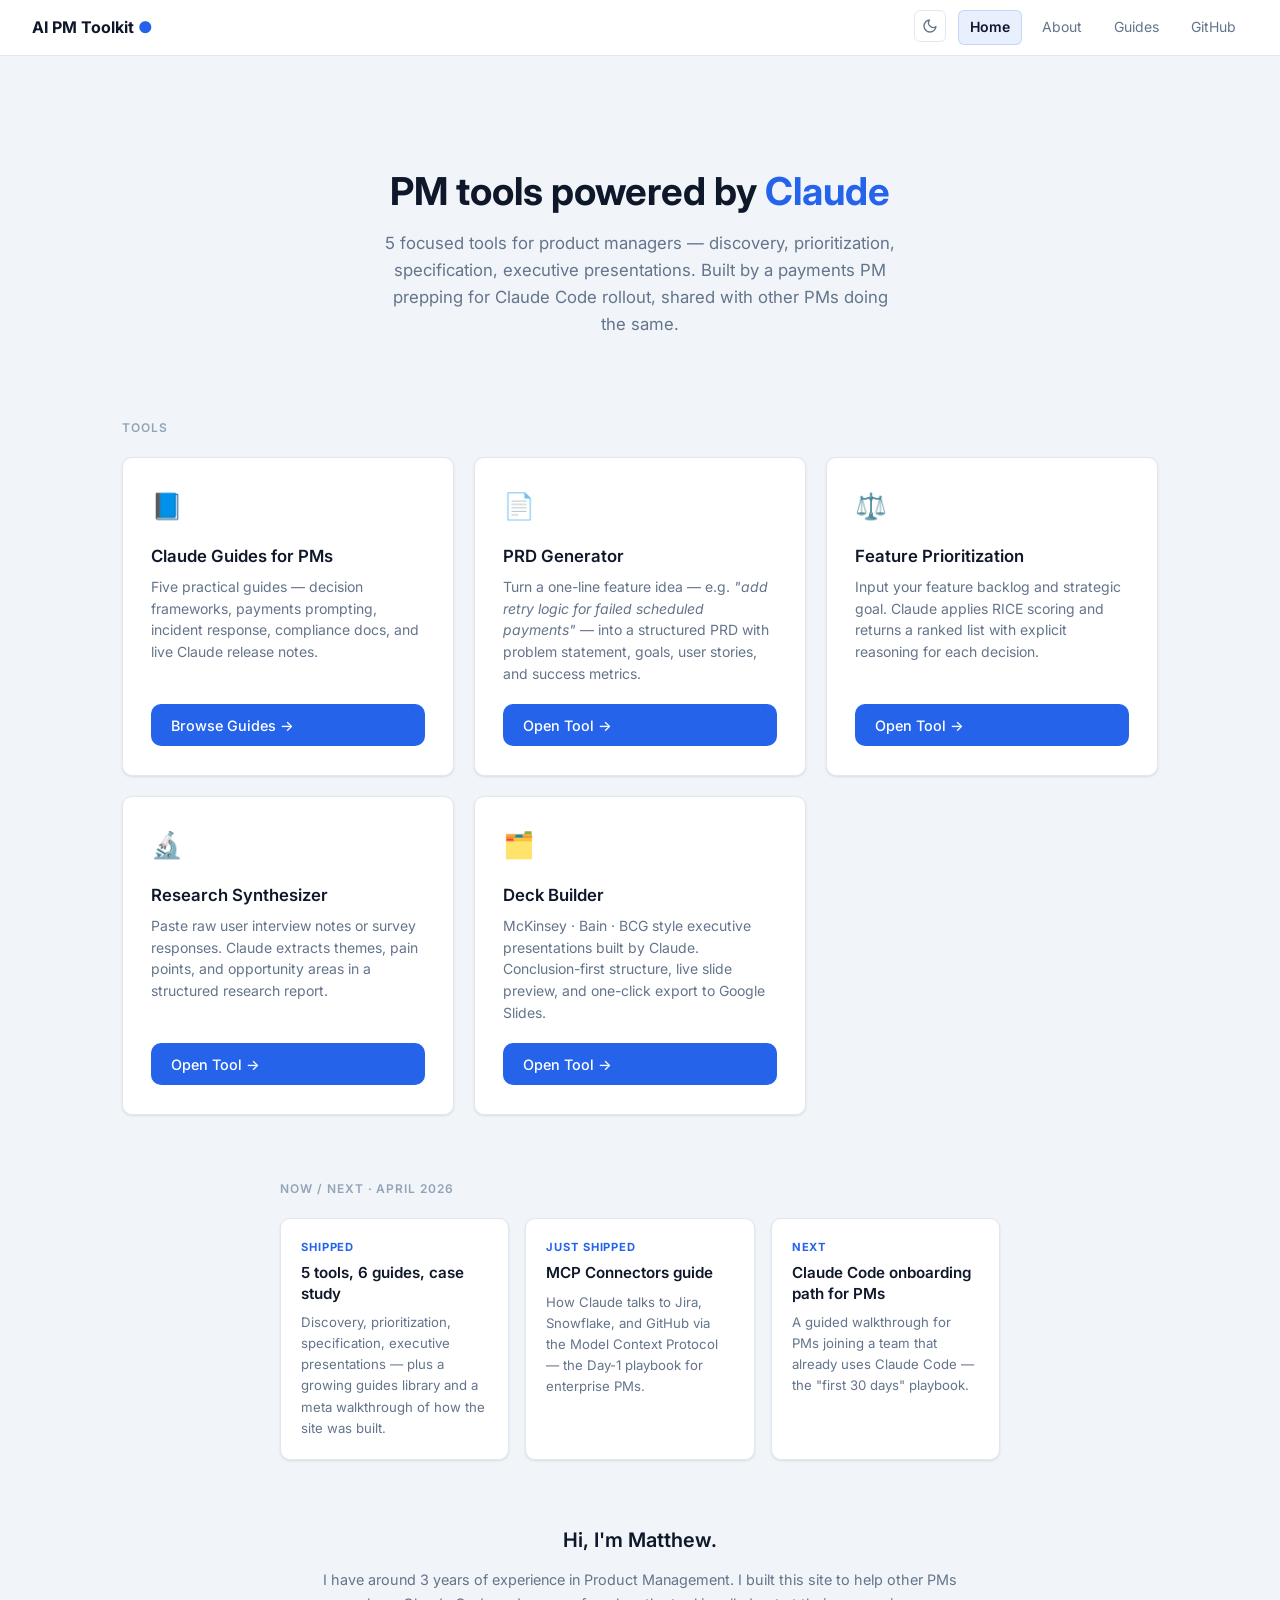
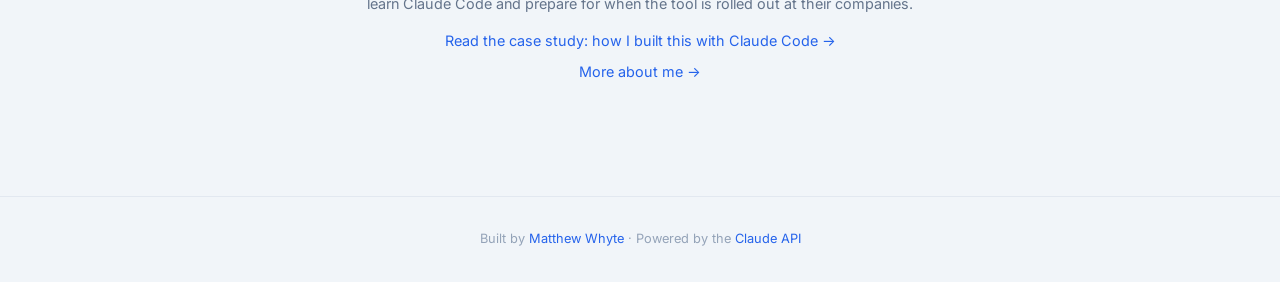
<file: index.html>
<!DOCTYPE html>
<html lang="en">
<head>
  <meta charset="UTF-8" />
  <meta name="viewport" content="width=device-width, initial-scale=1.0" />
  <script>(function(){try{var t=localStorage.getItem('theme')||(matchMedia('(prefers-color-scheme: dark)').matches?'dark':'light');document.documentElement.setAttribute('data-theme',t)}catch(e){}})();</script>
  <title>AI PM Toolkit — Claude-powered PM tools</title>
  <meta name="description" content="5 focused tools for product managers, built by a payments PM prepping for Claude Code rollout. Shared with other PMs doing the same." />
  <meta property="og:type" content="website" />
  <meta property="og:site_name" content="AI PM Toolkit" />
  <meta property="og:title" content="AI PM Toolkit — Claude-powered PM tools" />
  <meta property="og:description" content="5 focused tools for product managers, built by a payments PM prepping for Claude Code rollout. Shared with other PMs doing the same." />
  <meta property="og:url" content="https://ai-pm-toolkit-gules.vercel.app/" />
  <meta property="og:image" content="https://ai-pm-toolkit-gules.vercel.app/favicon.svg" />
  <meta name="twitter:card" content="summary" />
  <link rel="icon" type="image/svg+xml" href="favicon.svg" />
  <link rel="stylesheet" href="styles/main.css" />
  <link rel="stylesheet" href="styles/components.css" />
  <script src="scripts/button-fx.js" defer></script>
  <style>
    .hero { text-align: center; padding: 4rem 1rem 3rem; }
    .hero h1 { font-size: 2.4rem; font-weight: 700; line-height: 1.2; margin-bottom: 1rem; }
    .hero h1 em { font-style: normal; color: var(--color-accent); }
    .hero p { font-size: 1.05rem; color: var(--color-text-muted); max-width: 520px; margin: 0 auto 2rem; }
    .tools-grid { display: grid; grid-template-columns: repeat(3, 1fr); gap: 1.25rem; margin-top: 1rem; }
    @media (max-width: 760px) { .tools-grid { grid-template-columns: 1fr; } .hero h1 { font-size: 1.8rem; } }
    .tool-card { padding: 1.75rem; display: flex; flex-direction: column; }
    .tool-card-icon { font-size: 1.6rem; margin-bottom: 1rem; }
    .tool-card h2 { font-size: 1.05rem; font-weight: 600; margin-bottom: 0.4rem; }
    .tool-card p { font-size: 0.875rem; color: var(--color-text-muted); flex: 1; margin-bottom: 1.25rem; line-height: 1.55; }
    .section-label { font-size: 0.75rem; font-weight: 600; text-transform: uppercase; letter-spacing: 0.08em; color: var(--color-text-light); margin-bottom: 1.25rem; }
    .about-section { margin-top: 4rem; max-width: 640px; margin-left: auto; margin-right: auto; text-align: center; }
    .about-section h2 { font-size: 1.25rem; font-weight: 600; margin-bottom: 0.75rem; }
    .about-section p { font-size: 0.9rem; color: var(--color-text-muted); line-height: 1.7; }
    .roadmap { margin-top: 4rem; max-width: 720px; margin-left: auto; margin-right: auto; }
    .roadmap-grid { display: grid; grid-template-columns: repeat(3, 1fr); gap: 1rem; }
    @media (max-width: 700px) { .roadmap-grid { grid-template-columns: 1fr; } }
    .roadmap-card { padding: 1.25rem; }
    .roadmap-card .stage { font-size: 0.7rem; font-weight: 700; text-transform: uppercase; letter-spacing: 0.08em; color: var(--color-accent); margin-bottom: 0.4rem; }
    .roadmap-card h3 { font-size: 0.95rem; font-weight: 600; margin-bottom: 0.5rem; line-height: 1.35; }
    .roadmap-card p { font-size: 0.825rem; color: var(--color-text-muted); line-height: 1.6; }
  </style>
</head>
<body>
  <nav>
    <div class="nav-brand"><a href="index.html" style="text-decoration:none;color:inherit;">AI PM Toolkit <span>●</span></a></div>
    <div class="nav-links">
      <a href="index.html">Home</a>
      <a href="about.html">About</a>
      <a href="guides.html">Guides</a>
      <a href="https://github.com/matthew6645/ai-pm-toolkit-" target="_blank">GitHub</a>
    </div>
  </nav>

  <main>
    <div class="hero">
      <h1>PM tools powered by <em>Claude</em></h1>
      <p>5 focused tools for product managers — discovery, prioritization, specification, executive presentations. Built by a payments PM prepping for Claude Code rollout, shared with other PMs doing the same.</p>
    </div>

    <p class="section-label">Tools</p>
    <div class="tools-grid">
      <div class="card tool-card">
        <div class="tool-card-icon">📘</div>
        <h2>Claude Guides for PMs</h2>
        <p>Five practical guides — decision frameworks, payments prompting, incident response, compliance docs, and live Claude release notes.</p>
        <a href="guides.html" class="btn btn-primary">Browse Guides →</a>
      </div>
      <div class="card tool-card">
        <div class="tool-card-icon">📄</div>
        <h2>PRD Generator</h2>
        <p>Turn a one-line feature idea — e.g. <em>"add retry logic for failed scheduled payments"</em> — into a structured PRD with problem statement, goals, user stories, and success metrics.</p>
        <a href="prd-generator.html" class="btn btn-primary">Open Tool →</a>
      </div>
      <div class="card tool-card">
        <div class="tool-card-icon">⚖️</div>
        <h2>Feature Prioritization</h2>
        <p>Input your feature backlog and strategic goal. Claude applies RICE scoring and returns a ranked list with explicit reasoning for each decision.</p>
        <a href="prioritization.html" class="btn btn-primary">Open Tool →</a>
      </div>
      <div class="card tool-card">
        <div class="tool-card-icon">🔬</div>
        <h2>Research Synthesizer</h2>
        <p>Paste raw user interview notes or survey responses. Claude extracts themes, pain points, and opportunity areas in a structured research report.</p>
        <a href="research-synth.html" class="btn btn-primary">Open Tool →</a>
      </div>
      <div class="card tool-card">
        <div class="tool-card-icon">🗂️</div>
        <h2>Deck Builder</h2>
        <p>McKinsey · Bain · BCG style executive presentations built by Claude. Conclusion-first structure, live slide preview, and one-click export to Google Slides.</p>
        <a href="deck-builder.html" class="btn btn-primary">Open Tool →</a>
      </div>
    </div>

    <div class="roadmap">
      <p class="section-label">Now / Next · April 2026</p>
      <div class="roadmap-grid">
        <div class="card roadmap-card">
          <p class="stage">Shipped</p>
          <h3>5 tools, 6 guides, case study</h3>
          <p>Discovery, prioritization, specification, executive presentations — plus a growing guides library and a meta walkthrough of how the site was built.</p>
        </div>
        <div class="card roadmap-card">
          <p class="stage">Just shipped</p>
          <h3>MCP Connectors guide</h3>
          <p>How Claude talks to Jira, Snowflake, and GitHub via the Model Context Protocol — the Day-1 playbook for enterprise PMs.</p>
        </div>
        <div class="card roadmap-card">
          <p class="stage">Next</p>
          <h3>Claude Code onboarding path for PMs</h3>
          <p>A guided walkthrough for PMs joining a team that already uses Claude Code — the "first 30 days" playbook.</p>
        </div>
      </div>
    </div>

    <div class="about-section">
      <h2>Hi, I'm Matthew.</h2>
      <p>I have around 3 years of experience in Product Management. I built this site to help other PMs learn Claude Code and prepare for when the tool is rolled out at their companies.</p>
      <p style="margin-top: 0.75rem;"><a href="case-study.html" style="color:var(--color-accent)">Read the case study: how I built this with Claude Code →</a></p>
      <p style="margin-top: 0.4rem;"><a href="about.html" style="color:var(--color-accent)">More about me →</a></p>
    </div>
  </main>

  <footer>Built by <a href="https://www.linkedin.com/in/matthew-whytepm/" target="_blank" style="color:var(--color-accent)">Matthew Whyte</a> · Powered by the <a href="https://anthropic.com" style="color:var(--color-accent)">Claude API</a></footer>
</body>
</html>
</file>
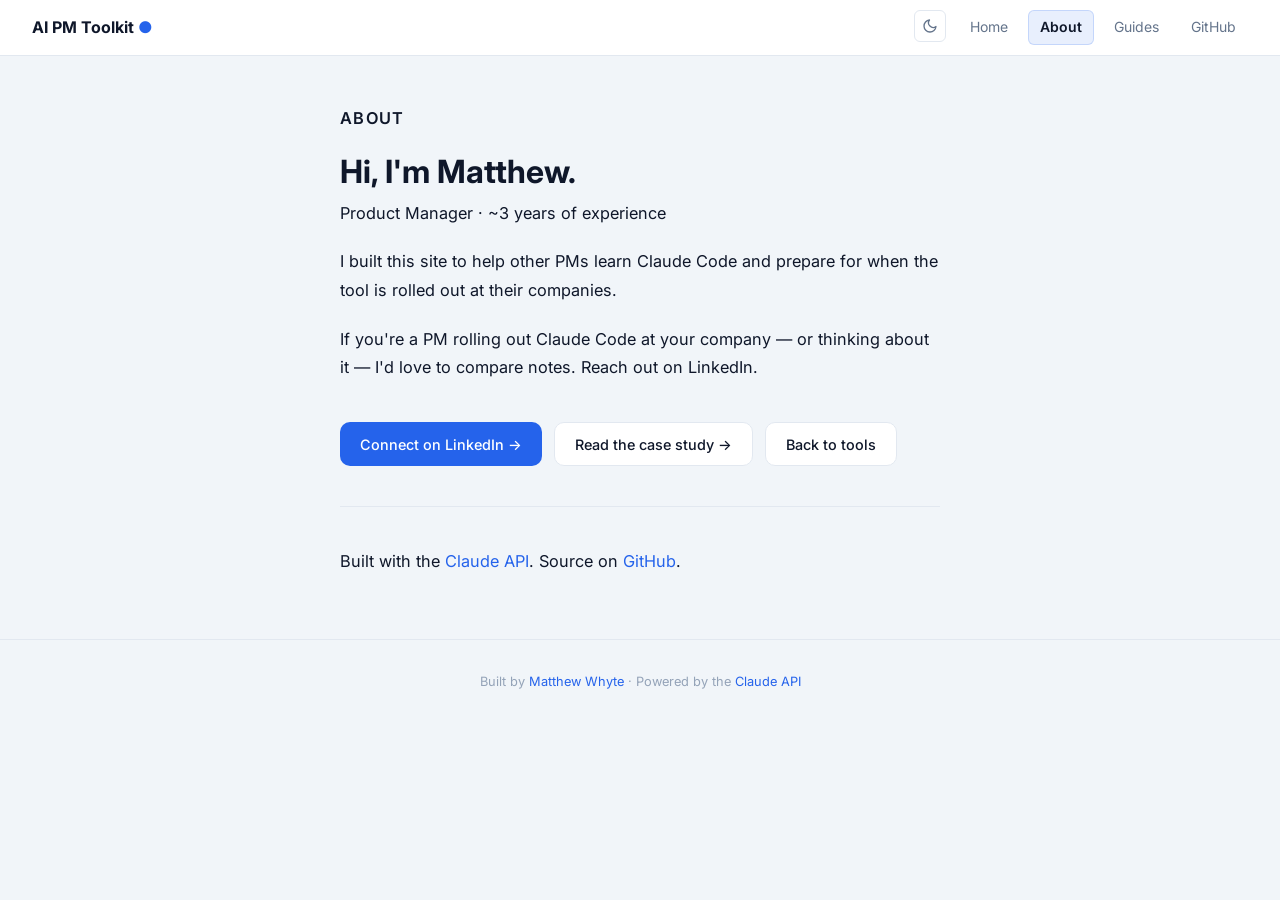
<file: about.html>
<!DOCTYPE html>
<html lang="en">
<head>
  <meta charset="UTF-8" />
  <meta name="viewport" content="width=device-width, initial-scale=1.0" />
  <script>(function(){try{var t=localStorage.getItem('theme')||(matchMedia('(prefers-color-scheme: dark)').matches?'dark':'light');document.documentElement.setAttribute('data-theme',t)}catch(e){}})();</script>
  <title>About · AI PM Toolkit</title>
  <meta name="description" content="Hi, I'm Matthew Whyte — a Product Manager building open-source tools to help PMs learn Claude Code before enterprise rollout." />
  <meta property="og:type" content="profile" />
  <meta property="og:site_name" content="AI PM Toolkit" />
  <meta property="og:title" content="About · Matthew Whyte" />
  <meta property="og:description" content="I built this site to help other PMs learn Claude Code and prepare for when the tool is rolled out at their companies." />
  <meta property="og:url" content="https://ai-pm-toolkit-gules.vercel.app/about" />
  <meta property="og:image" content="https://ai-pm-toolkit-gules.vercel.app/favicon.svg" />
  <meta name="twitter:card" content="summary" />
  <link rel="icon" type="image/svg+xml" href="favicon.svg" />
  <link rel="stylesheet" href="styles/main.css" />
  <link rel="stylesheet" href="styles/components.css" />
  <script src="scripts/button-fx.js" defer></script>
  <style>
    .about-body { max-width: 640px; margin: 3rem auto 4rem; padding: 0 1.25rem; }
    .about-kicker { font-size: 0.75rem; font-weight: 600; text-transform: uppercase; letter-spacing: 0.08em; color: var(--color-accent); margin-bottom: 0.75rem; }
    .about-body h1 { font-size: 2rem; font-weight: 700; line-height: 1.2; margin-bottom: 0.5rem; }
    .about-byline { font-size: 1rem; color: var(--color-text-muted); margin-bottom: 2.5rem; }
    .about-body p { font-size: 1.02rem; line-height: 1.75; margin-bottom: 1.25rem; color: var(--color-text); }
    .about-links { display: flex; gap: 0.75rem; flex-wrap: wrap; margin-top: 2.5rem; }
    .about-divider { height: 1px; background: var(--color-border); margin: 2.5rem 0; border: 0; }
    .about-meta { font-size: 0.875rem; color: var(--color-text-muted); line-height: 1.7; }
  </style>
</head>
<body>
  <nav>
    <div class="nav-brand"><a href="index.html" style="text-decoration: none; color: inherit;">AI PM Toolkit <span>●</span></a></div>
    <div class="nav-links">
      <a href="index.html">Home</a>
      <a href="about.html">About</a>
      <a href="guides.html">Guides</a>
      <a href="https://github.com/matthew6645/ai-pm-toolkit-" target="_blank">GitHub</a>
    </div>
  </nav>

  <main class="about-body">
    <p class="about-kicker">About</p>
    <h1>Hi, I'm Matthew.</h1>
    <p class="about-byline">Product Manager · ~3 years of experience</p>

    <p>I built this site to help other PMs learn Claude Code and prepare for when the tool is rolled out at their companies.</p>

    <p>If you're a PM rolling out Claude Code at your company — or thinking about it — I'd love to compare notes. Reach out on LinkedIn.</p>

    <div class="about-links">
      <a href="https://www.linkedin.com/in/matthew-whytepm/" target="_blank" class="btn btn-primary">Connect on LinkedIn →</a>
      <a href="case-study.html" class="btn btn-secondary">Read the case study →</a>
      <a href="index.html" class="btn btn-secondary">Back to tools</a>
    </div>

    <hr class="about-divider" />

    <p class="about-meta">Built with the <a href="https://anthropic.com" style="color:var(--color-accent)">Claude API</a>. Source on <a href="https://github.com/matthew6645/ai-pm-toolkit-" target="_blank" style="color:var(--color-accent)">GitHub</a>.</p>
  </main>

  <footer>
    Built by <a href="https://www.linkedin.com/in/matthew-whytepm/" target="_blank" style="color:var(--color-accent)">Matthew Whyte</a> · Powered by the <a href="https://anthropic.com" style="color:var(--color-accent)">Claude API</a>
  </footer>
</body>
</html>
</file>
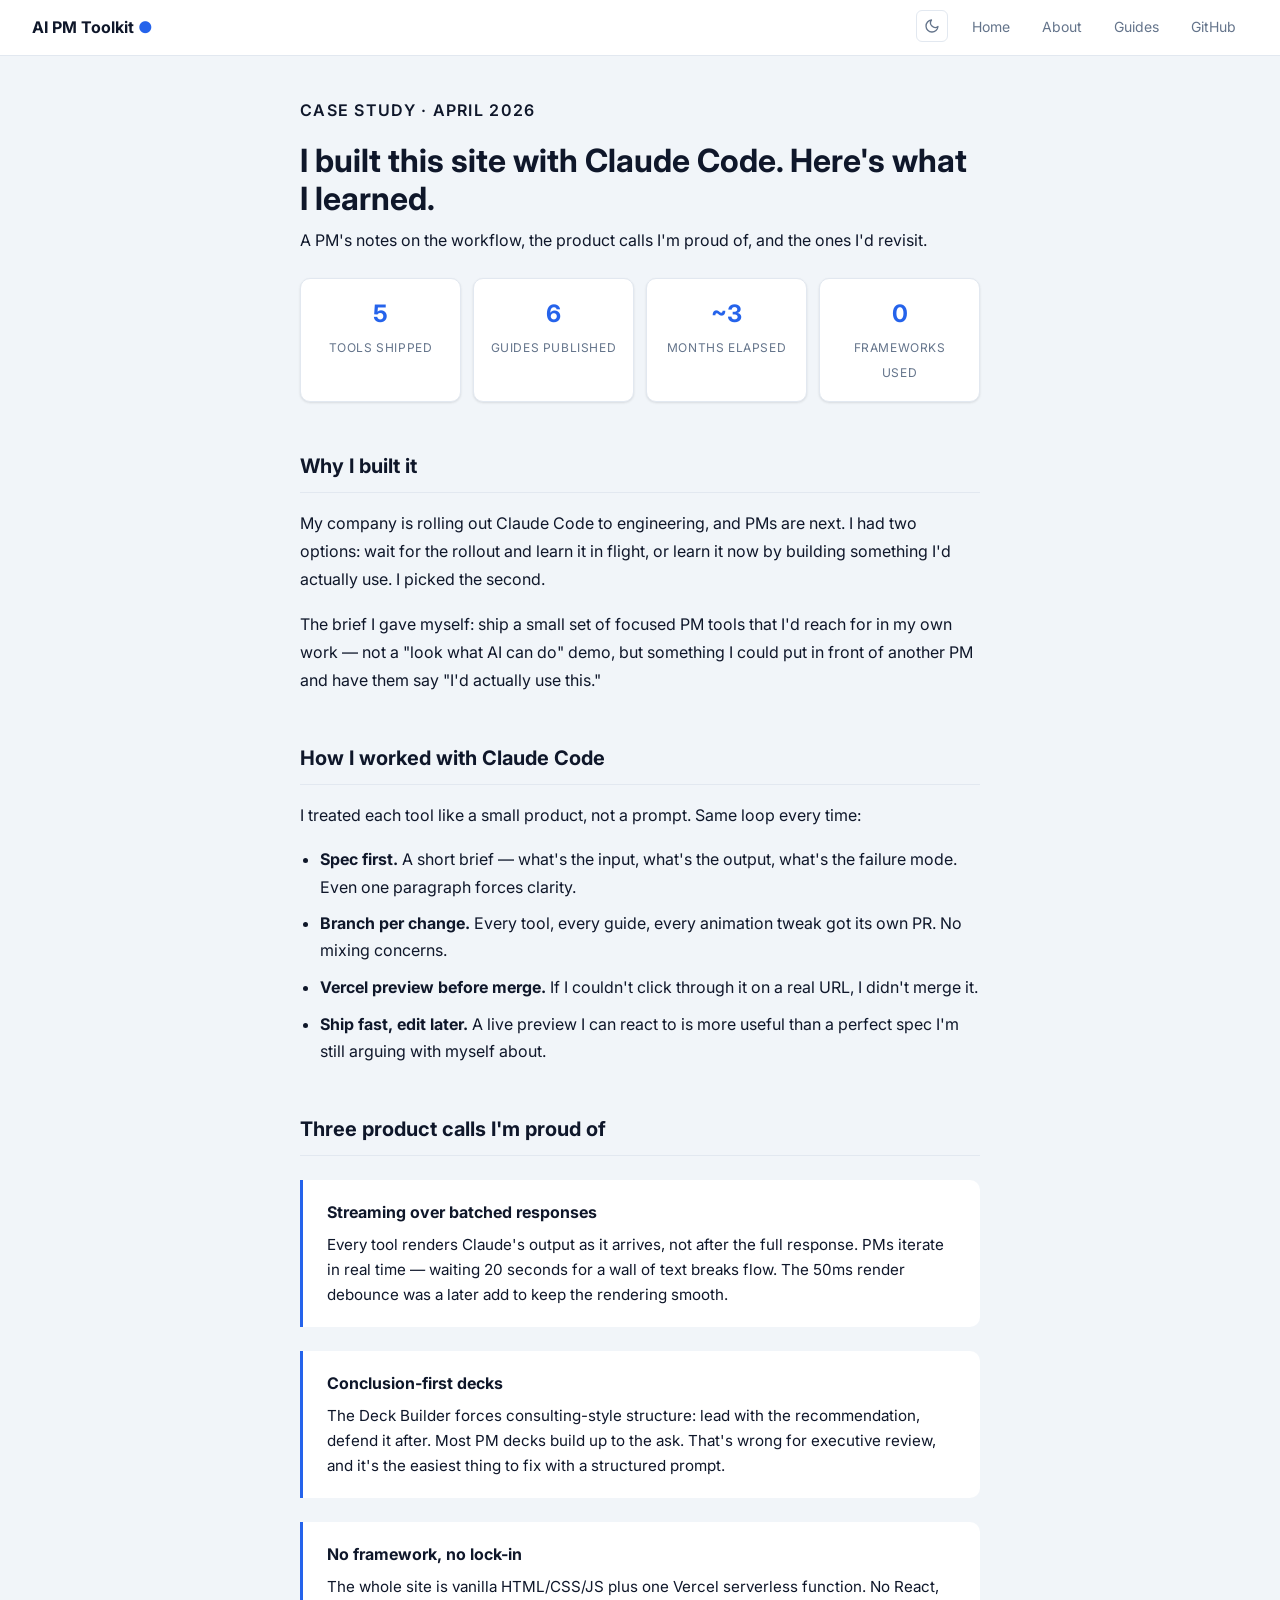
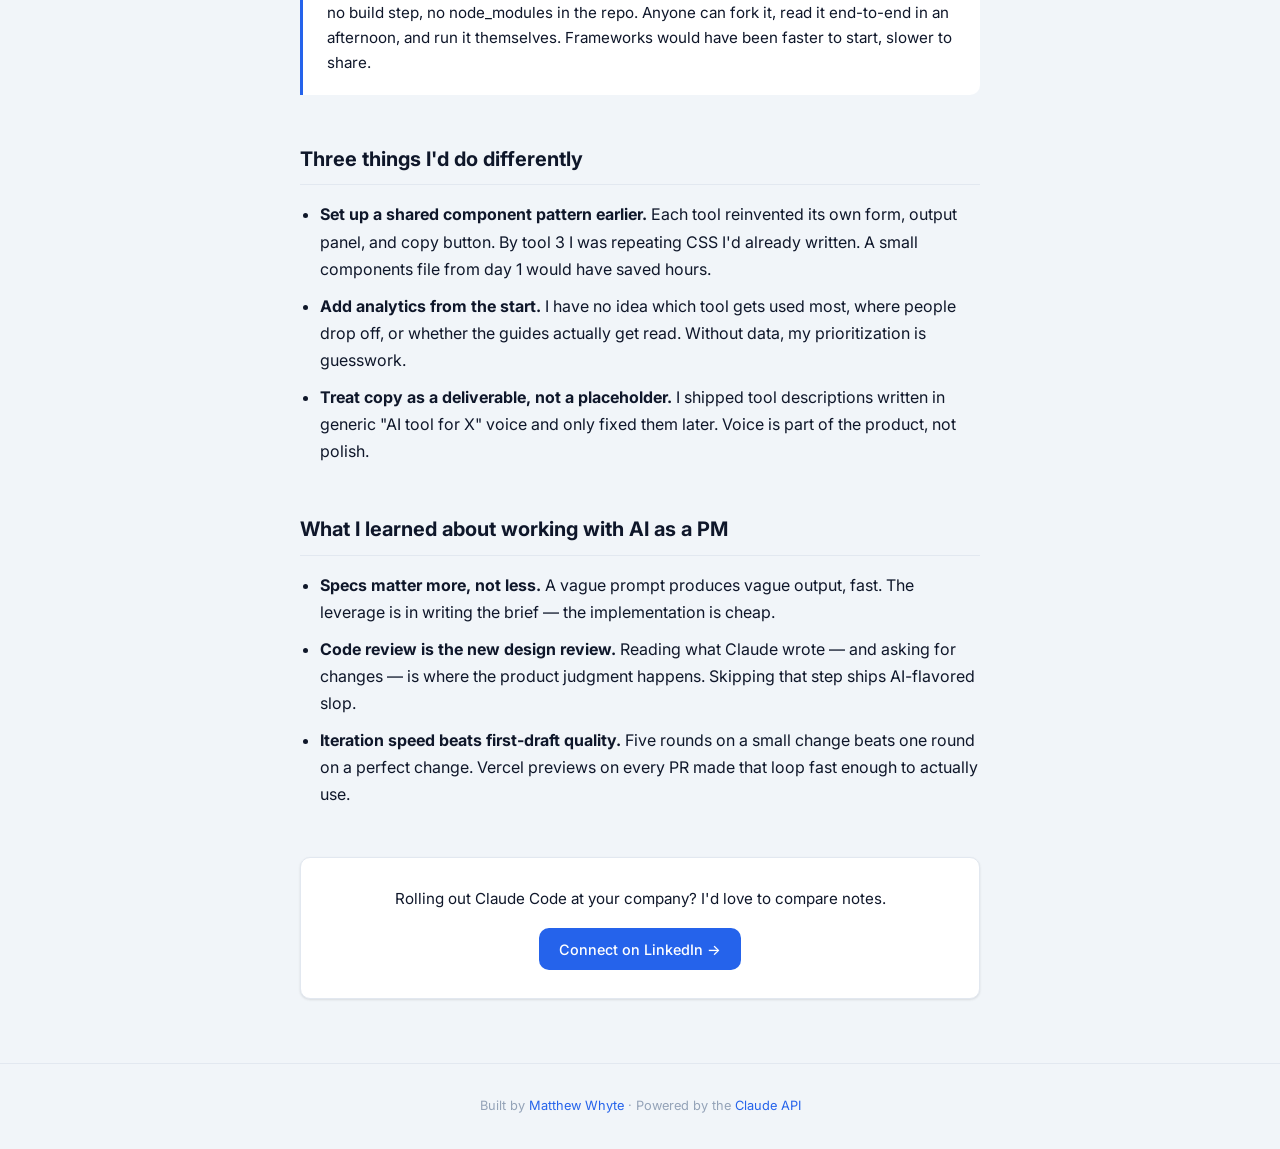
<file: case-study.html>
<!DOCTYPE html>
<html lang="en">
<head>
  <meta charset="UTF-8" />
  <meta name="viewport" content="width=device-width, initial-scale=1.0" />
  <script>(function(){try{var t=localStorage.getItem('theme')||(matchMedia('(prefers-color-scheme: dark)').matches?'dark':'light');document.documentElement.setAttribute('data-theme',t)}catch(e){}})();</script>
  <title>Case Study · Built with Claude Code · AI PM Toolkit</title>
  <meta name="description" content="A PM's case study on building this site with Claude Code — the workflow, three product calls I'm proud of, and three I'd do differently." />
  <meta property="og:type" content="article" />
  <meta property="og:site_name" content="AI PM Toolkit" />
  <meta property="og:title" content="Case Study: Built with Claude Code" />
  <meta property="og:description" content="A PM's notes on building this site with Claude Code — workflow, product decisions, and what I'd do differently." />
  <meta property="og:url" content="https://ai-pm-toolkit-gules.vercel.app/case-study" />
  <meta property="og:image" content="https://ai-pm-toolkit-gules.vercel.app/favicon.svg" />
  <meta name="twitter:card" content="summary" />
  <link rel="icon" type="image/svg+xml" href="favicon.svg" />
  <link rel="stylesheet" href="styles/main.css" />
  <link rel="stylesheet" href="styles/components.css" />
  <script src="scripts/button-fx.js" defer></script>
  <style>
    .cs-body { max-width: 720px; margin: 2.5rem auto 4rem; padding: 0 1.25rem; }
    .cs-kicker { font-size: 0.75rem; font-weight: 600; text-transform: uppercase; letter-spacing: 0.08em; color: var(--color-accent); margin-bottom: 0.75rem; }
    .cs-body h1 { font-size: 2rem; font-weight: 700; line-height: 1.2; margin-bottom: 0.5rem; }
    .cs-deck { font-size: 1.05rem; color: var(--color-text-muted); margin-bottom: 2.5rem; line-height: 1.6; }
    .cs-body h2 { font-size: 1.25rem; font-weight: 700; margin: 3rem 0 1rem; padding-bottom: 0.6rem; border-bottom: 1px solid var(--color-border); }
    .cs-body p { font-size: 1rem; line-height: 1.75; margin-bottom: 1.1rem; color: var(--color-text); }
    .cs-body ul { padding-left: 1.25rem; margin-bottom: 1.1rem; }
    .cs-body ul li { font-size: 1rem; line-height: 1.7; margin-bottom: 0.6rem; }
    .cs-stat-row { display: grid; grid-template-columns: repeat(4, 1fr); gap: 0.75rem; margin: 1.5rem 0 2rem; }
    @media (max-width: 600px) { .cs-stat-row { grid-template-columns: repeat(2, 1fr); } }
    .cs-stat { padding: 1rem; text-align: center; }
    .cs-stat .num { font-size: 1.5rem; font-weight: 700; color: var(--color-accent); display: block; }
    .cs-stat .label { font-size: 0.75rem; color: var(--color-text-muted); text-transform: uppercase; letter-spacing: 0.05em; margin-top: 0.25rem; }
    .cs-pillar { margin: 1.5rem 0; padding: 1.25rem 1.5rem; border-left: 3px solid var(--color-accent); background: var(--color-surface); border-radius: 0 var(--radius) var(--radius) 0; }
    .cs-pillar h3 { font-size: 1rem; font-weight: 700; margin-bottom: 0.4rem; }
    .cs-pillar p { font-size: 0.95rem; margin-bottom: 0; line-height: 1.65; }
    .cs-cta { margin-top: 3rem; padding: 1.75rem; text-align: center; }
    .cs-cta p { font-size: 0.95rem; margin-bottom: 1rem; }
  </style>
</head>
<body>
  <nav>
    <div class="nav-brand"><a href="index.html" style="text-decoration:none;color:inherit;">AI PM Toolkit <span style="color:var(--color-accent)">●</span></a></div>
    <div class="nav-links">
      <a href="index.html">Home</a>
      <a href="about.html">About</a>
      <a href="guides.html">Guides</a>
      <a href="https://github.com/matthew6645/ai-pm-toolkit-" target="_blank">GitHub</a>
    </div>
  </nav>

  <main class="cs-body">
    <p class="cs-kicker">Case Study · April 2026</p>
    <h1>I built this site with Claude Code. Here's what I learned.</h1>
    <p class="cs-deck">A PM's notes on the workflow, the product calls I'm proud of, and the ones I'd revisit.</p>

    <div class="cs-stat-row">
      <div class="card cs-stat"><span class="num" data-counter="5">0</span><span class="label">Tools shipped</span></div>
      <div class="card cs-stat"><span class="num" data-counter="6">0</span><span class="label">Guides published</span></div>
      <div class="card cs-stat"><span class="num" data-counter="3" data-prefix="~">~0</span><span class="label">Months elapsed</span></div>
      <div class="card cs-stat"><span class="num">0</span><span class="label">Frameworks used</span></div>
    </div>

    <h2>Why I built it</h2>
    <p>My company is rolling out Claude Code to engineering, and PMs are next. I had two options: wait for the rollout and learn it in flight, or learn it now by building something I'd actually use. I picked the second.</p>
    <p>The brief I gave myself: ship a small set of focused PM tools that I'd reach for in my own work — not a "look what AI can do" demo, but something I could put in front of another PM and have them say "I'd actually use this."</p>

    <h2>How I worked with Claude Code</h2>
    <p>I treated each tool like a small product, not a prompt. Same loop every time:</p>
    <ul>
      <li><strong>Spec first.</strong> A short brief — what's the input, what's the output, what's the failure mode. Even one paragraph forces clarity.</li>
      <li><strong>Branch per change.</strong> Every tool, every guide, every animation tweak got its own PR. No mixing concerns.</li>
      <li><strong>Vercel preview before merge.</strong> If I couldn't click through it on a real URL, I didn't merge it.</li>
      <li><strong>Ship fast, edit later.</strong> A live preview I can react to is more useful than a perfect spec I'm still arguing with myself about.</li>
    </ul>

    <h2>Three product calls I'm proud of</h2>

    <div class="cs-pillar">
      <h3>Streaming over batched responses</h3>
      <p>Every tool renders Claude's output as it arrives, not after the full response. PMs iterate in real time — waiting 20 seconds for a wall of text breaks flow. The 50ms render debounce was a later add to keep the rendering smooth.</p>
    </div>

    <div class="cs-pillar">
      <h3>Conclusion-first decks</h3>
      <p>The Deck Builder forces consulting-style structure: lead with the recommendation, defend it after. Most PM decks build up to the ask. That's wrong for executive review, and it's the easiest thing to fix with a structured prompt.</p>
    </div>

    <div class="cs-pillar">
      <h3>No framework, no lock-in</h3>
      <p>The whole site is vanilla HTML/CSS/JS plus one Vercel serverless function. No React, no build step, no node_modules in the repo. Anyone can fork it, read it end-to-end in an afternoon, and run it themselves. Frameworks would have been faster to start, slower to share.</p>
    </div>

    <h2>Three things I'd do differently</h2>
    <ul>
      <li><strong>Set up a shared component pattern earlier.</strong> Each tool reinvented its own form, output panel, and copy button. By tool 3 I was repeating CSS I'd already written. A small components file from day 1 would have saved hours.</li>
      <li><strong>Add analytics from the start.</strong> I have no idea which tool gets used most, where people drop off, or whether the guides actually get read. Without data, my prioritization is guesswork.</li>
      <li><strong>Treat copy as a deliverable, not a placeholder.</strong> I shipped tool descriptions written in generic "AI tool for X" voice and only fixed them later. Voice is part of the product, not polish.</li>
    </ul>

    <h2>What I learned about working with AI as a PM</h2>
    <ul>
      <li><strong>Specs matter more, not less.</strong> A vague prompt produces vague output, fast. The leverage is in writing the brief — the implementation is cheap.</li>
      <li><strong>Code review is the new design review.</strong> Reading what Claude wrote — and asking for changes — is where the product judgment happens. Skipping that step ships AI-flavored slop.</li>
      <li><strong>Iteration speed beats first-draft quality.</strong> Five rounds on a small change beats one round on a perfect change. Vercel previews on every PR made that loop fast enough to actually use.</li>
    </ul>

    <div class="card cs-cta">
      <p>Rolling out Claude Code at your company? I'd love to compare notes.</p>
      <a href="https://www.linkedin.com/in/matthew-whytepm/" target="_blank" class="btn btn-primary">Connect on LinkedIn →</a>
    </div>
  </main>

  <footer>
    Built by <a href="https://www.linkedin.com/in/matthew-whytepm/" target="_blank" style="color:var(--color-accent)">Matthew Whyte</a> · Powered by the <a href="https://anthropic.com" style="color:var(--color-accent)">Claude API</a>
  </footer>
</body>
</html>
</file>
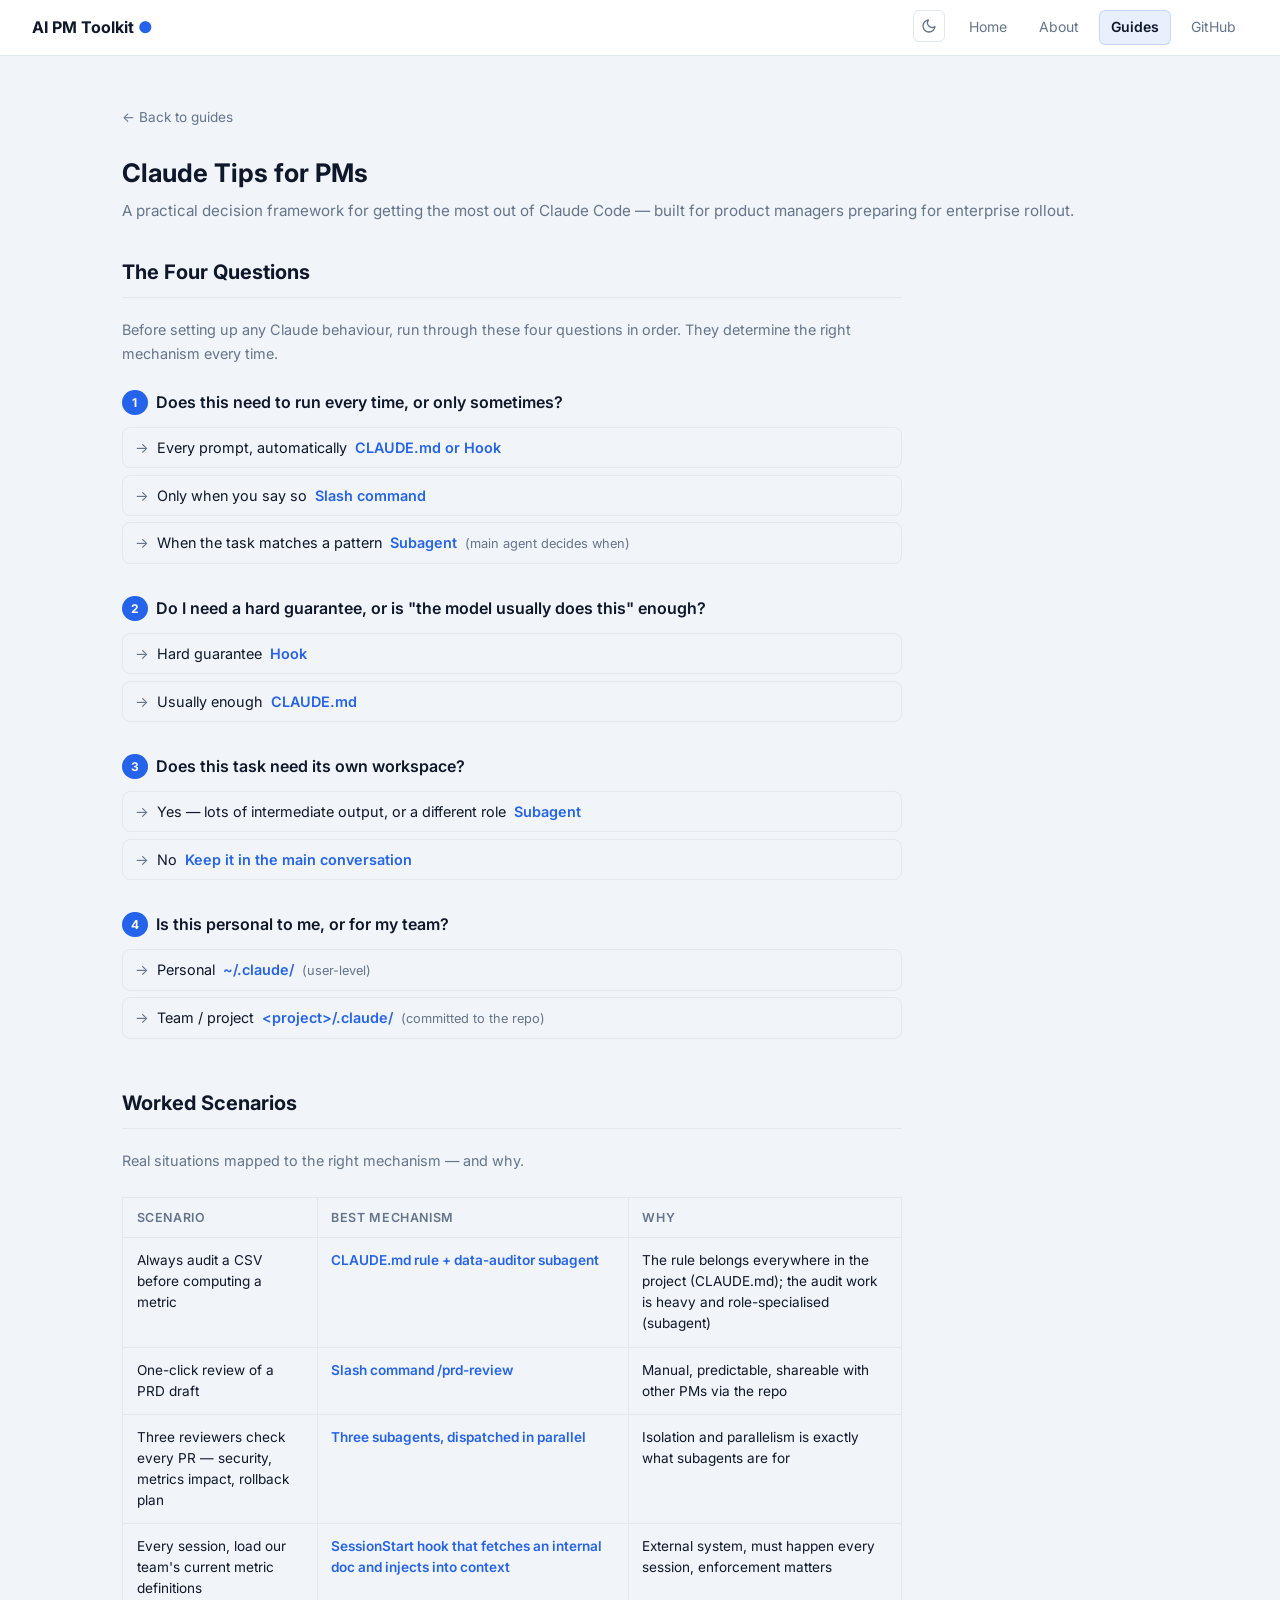
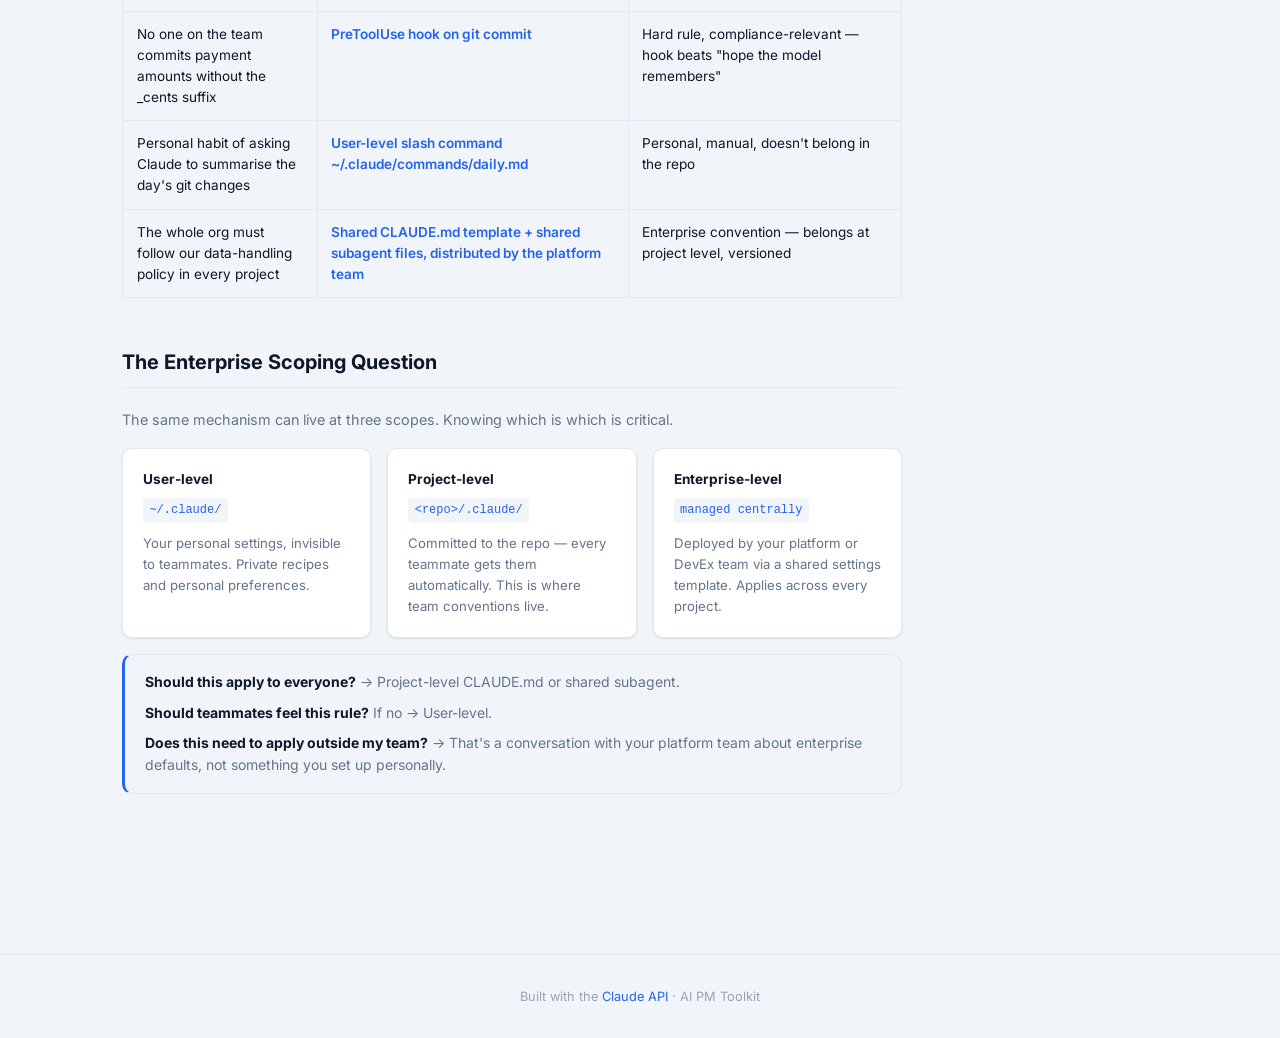
<file: guide-claude-tips.html>
<!DOCTYPE html>
<html lang="en">
<head>
  <meta charset="UTF-8" />
  <meta name="viewport" content="width=device-width, initial-scale=1.0" />
  <script>(function(){try{var t=localStorage.getItem('theme')||(matchMedia('(prefers-color-scheme: dark)').matches?'dark':'light');document.documentElement.setAttribute('data-theme',t)}catch(e){}})();</script>
  <title>Claude Tips for PMs · AI PM Toolkit</title>
  <link rel="icon" type="image/svg+xml" href="favicon.svg" />
  <link rel="stylesheet" href="styles/main.css" />
  <link rel="stylesheet" href="styles/components.css" />
  <script src="scripts/button-fx.js" defer></script>
  <style>
    .guide-body { max-width: 780px; }

    .decision-block { margin-bottom: 2rem; }
    .decision-block h3 { font-size: 1rem; font-weight: 600; margin-bottom: 0.75rem; color: var(--color-text); }
    .decision-block .q-number {
      display: inline-flex; align-items: center; justify-content: center;
      width: 1.6rem; height: 1.6rem; border-radius: 50%;
      background: var(--color-accent); color: white;
      font-size: 0.75rem; font-weight: 700; margin-right: 0.5rem;
      flex-shrink: 0;
    }
    .decision-block h3 { display: flex; align-items: center; }

    .options { list-style: none; padding: 0; margin: 0; display: flex; flex-direction: column; gap: 0.4rem; }
    .options li {
      display: flex; align-items: baseline; gap: 0.5rem;
      font-size: 0.9rem; padding: 0.5rem 0.75rem;
      background: var(--color-bg); border-radius: 8px;
      border: 1px solid var(--color-border);
    }
    .options li .arrow { color: var(--color-text-muted); flex-shrink: 0; }
    .options li .mechanism {
      font-weight: 600; color: var(--color-accent);
      white-space: nowrap;
    }

    .scenario-table { width: 100%; border-collapse: collapse; font-size: 0.85rem; margin-top: 0.5rem; }
    .scenario-table th {
      text-align: left; padding: 0.6rem 0.85rem;
      background: var(--color-bg); border: 1px solid var(--color-border);
      font-weight: 600; color: var(--color-text-muted); font-size: 0.78rem;
      text-transform: uppercase; letter-spacing: 0.05em;
    }
    .scenario-table td {
      padding: 0.75rem 0.85rem; border: 1px solid var(--color-border);
      vertical-align: top; line-height: 1.55;
    }
    .scenario-table tr:nth-child(even) td { background: var(--color-bg); }
    .scenario-table td:nth-child(2) { font-weight: 600; color: var(--color-accent); }

    .scope-grid { display: grid; grid-template-columns: repeat(3, 1fr); gap: 1rem; margin-top: 0.75rem; }
    @media (max-width: 700px) { .scope-grid { grid-template-columns: 1fr; } }

    .scope-card {
      background: var(--color-surface); border: 1px solid var(--color-border);
      border-radius: var(--radius); padding: 1.25rem; box-shadow: var(--shadow);
    }
    .scope-card h4 { font-size: 0.85rem; font-weight: 700; margin-bottom: 0.25rem; color: var(--color-text); }
    .scope-card .scope-path {
      font-size: 0.75rem; font-family: monospace;
      color: var(--color-accent); margin-bottom: 0.6rem;
      background: var(--color-bg); padding: 0.2rem 0.4rem;
      border-radius: 4px; display: inline-block;
    }
    .scope-card p { font-size: 0.825rem; color: var(--color-text-muted); line-height: 1.6; margin: 0; }

    .rule-box {
      background: var(--color-bg); border: 1px solid var(--color-border);
      border-left: 3px solid var(--color-accent);
      border-radius: var(--radius); padding: 1rem 1.25rem;
      margin-top: 1rem;
    }
    .rule-box p { font-size: 0.875rem; color: var(--color-text-muted); margin: 0 0 0.5rem; line-height: 1.6; }
    .rule-box p:last-child { margin: 0; }
    .rule-box strong { color: var(--color-text); }

    .guide-section { margin-bottom: 3rem; }
    .guide-section h2 {
      font-size: 1.25rem; font-weight: 700; margin-bottom: 1.25rem;
      padding-bottom: 0.6rem; border-bottom: 1px solid var(--color-border);
    }

    .tag {
      display: inline-block; font-size: 0.7rem; font-weight: 600;
      padding: 0.15rem 0.5rem; border-radius: 999px;
      background: var(--color-bg); border: 1px solid var(--color-border);
      color: var(--color-text-muted); margin-left: 0.4rem; vertical-align: middle;
    }
  </style>
</head>
<body>
  <nav>
    <div class="nav-brand"><a href="index.html" style="text-decoration:none;color:inherit;">AI PM Toolkit <span style="color:var(--color-accent)">●</span></a></div>
    <div class="nav-links">
      <a href="index.html">Home</a>
      <a href="about.html">About</a>
      <a href="guides.html">Guides</a>
      <a href="https://github.com/matthew6645/ai-pm-toolkit-" target="_blank">GitHub</a>
    </div>
  </nav>

  <main>
    <a href="guides.html" class="back-link">← Back to guides</a>
    <div class="tool-header">
      <h1>Claude Tips for PMs</h1>
      <p>A practical decision framework for getting the most out of Claude Code — built for product managers preparing for enterprise rollout.</p>
    </div>

    <div class="guide-body">

      <!-- SECTION 1: Decision Framework -->
      <div class="guide-section">
        <h2>The Four Questions</h2>
        <p style="font-size:0.9rem; color:var(--color-text-muted); margin-bottom:1.5rem; line-height:1.65;">
          Before setting up any Claude behaviour, run through these four questions in order. They determine the right mechanism every time.
        </p>

        <div class="decision-block">
          <h3><span class="q-number">1</span>Does this need to run every time, or only sometimes?</h3>
          <ul class="options">
            <li><span class="arrow">→</span><span>Every prompt, automatically</span><span class="mechanism">CLAUDE.md or Hook</span></li>
            <li><span class="arrow">→</span><span>Only when you say so</span><span class="mechanism">Slash command</span></li>
            <li><span class="arrow">→</span><span>When the task matches a pattern</span><span class="mechanism">Subagent</span> <span style="font-size:0.8rem;color:var(--color-text-muted)">(main agent decides when)</span></li>
          </ul>
        </div>

        <div class="decision-block">
          <h3><span class="q-number">2</span>Do I need a hard guarantee, or is "the model usually does this" enough?</h3>
          <ul class="options">
            <li><span class="arrow">→</span><span>Hard guarantee</span><span class="mechanism">Hook</span></li>
            <li><span class="arrow">→</span><span>Usually enough</span><span class="mechanism">CLAUDE.md</span></li>
          </ul>
        </div>

        <div class="decision-block">
          <h3><span class="q-number">3</span>Does this task need its own workspace?</h3>
          <ul class="options">
            <li><span class="arrow">→</span><span>Yes — lots of intermediate output, or a different role</span><span class="mechanism">Subagent</span></li>
            <li><span class="arrow">→</span><span>No</span><span class="mechanism">Keep it in the main conversation</span></li>
          </ul>
        </div>

        <div class="decision-block">
          <h3><span class="q-number">4</span>Is this personal to me, or for my team?</h3>
          <ul class="options">
            <li><span class="arrow">→</span><span>Personal</span><span class="mechanism">~/.claude/</span> <span style="font-size:0.8rem;color:var(--color-text-muted)">(user-level)</span></li>
            <li><span class="arrow">→</span><span>Team / project</span><span class="mechanism">&lt;project&gt;/.claude/</span> <span style="font-size:0.8rem;color:var(--color-text-muted)">(committed to the repo)</span></li>
          </ul>
        </div>
      </div>

      <!-- SECTION 2: Scenarios -->
      <div class="guide-section">
        <h2>Worked Scenarios</h2>
        <p style="font-size:0.9rem; color:var(--color-text-muted); margin-bottom:1rem; line-height:1.65;">
          Real situations mapped to the right mechanism — and why.
        </p>
        <div style="overflow-x:auto;">
          <table class="scenario-table">
            <thead>
              <tr>
                <th>Scenario</th>
                <th>Best mechanism</th>
                <th>Why</th>
              </tr>
            </thead>
            <tbody>
              <tr>
                <td>Always audit a CSV before computing a metric</td>
                <td>CLAUDE.md rule + data-auditor subagent</td>
                <td>The rule belongs everywhere in the project (CLAUDE.md); the audit work is heavy and role-specialised (subagent)</td>
              </tr>
              <tr>
                <td>One-click review of a PRD draft</td>
                <td>Slash command /prd-review</td>
                <td>Manual, predictable, shareable with other PMs via the repo</td>
              </tr>
              <tr>
                <td>Three reviewers check every PR — security, metrics impact, rollback plan</td>
                <td>Three subagents, dispatched in parallel</td>
                <td>Isolation and parallelism is exactly what subagents are for</td>
              </tr>
              <tr>
                <td>Every session, load our team's current metric definitions</td>
                <td>SessionStart hook that fetches an internal doc and injects into context</td>
                <td>External system, must happen every session, enforcement matters</td>
              </tr>
              <tr>
                <td>No one on the team commits payment amounts without the _cents suffix</td>
                <td>PreToolUse hook on git commit</td>
                <td>Hard rule, compliance-relevant — hook beats "hope the model remembers"</td>
              </tr>
              <tr>
                <td>Personal habit of asking Claude to summarise the day's git changes</td>
                <td>User-level slash command ~/.claude/commands/daily.md</td>
                <td>Personal, manual, doesn't belong in the repo</td>
              </tr>
              <tr>
                <td>The whole org must follow our data-handling policy in every project</td>
                <td>Shared CLAUDE.md template + shared subagent files, distributed by the platform team</td>
                <td>Enterprise convention — belongs at project level, versioned</td>
              </tr>
            </tbody>
          </table>
        </div>
      </div>

      <!-- SECTION 3: Scoping -->
      <div class="guide-section">
        <h2>The Enterprise Scoping Question</h2>
        <p style="font-size:0.9rem; color:var(--color-text-muted); margin-bottom:1rem; line-height:1.65;">
          The same mechanism can live at three scopes. Knowing which is which is critical.
        </p>

        <div class="scope-grid">
          <div class="scope-card">
            <h4>User-level</h4>
            <span class="scope-path">~/.claude/</span>
            <p>Your personal settings, invisible to teammates. Private recipes and personal preferences.</p>
          </div>
          <div class="scope-card">
            <h4>Project-level</h4>
            <span class="scope-path">&lt;repo&gt;/.claude/</span>
            <p>Committed to the repo — every teammate gets them automatically. This is where team conventions live.</p>
          </div>
          <div class="scope-card">
            <h4>Enterprise-level</h4>
            <span class="scope-path">managed centrally</span>
            <p>Deployed by your platform or DevEx team via a shared settings template. Applies across every project.</p>
          </div>
        </div>

        <div class="rule-box">
          <p><strong>Should this apply to everyone?</strong> → Project-level CLAUDE.md or shared subagent.</p>
          <p><strong>Should teammates feel this rule?</strong> If no → User-level.</p>
          <p><strong>Does this need to apply outside my team?</strong> → That's a conversation with your platform team about enterprise defaults, not something you set up personally.</p>
        </div>
      </div>

    </div>
  </main>

  <footer>Built with the <a href="https://anthropic.com" style="color:var(--color-accent)">Claude API</a> · AI PM Toolkit</footer>
</body>
</html>
</file>
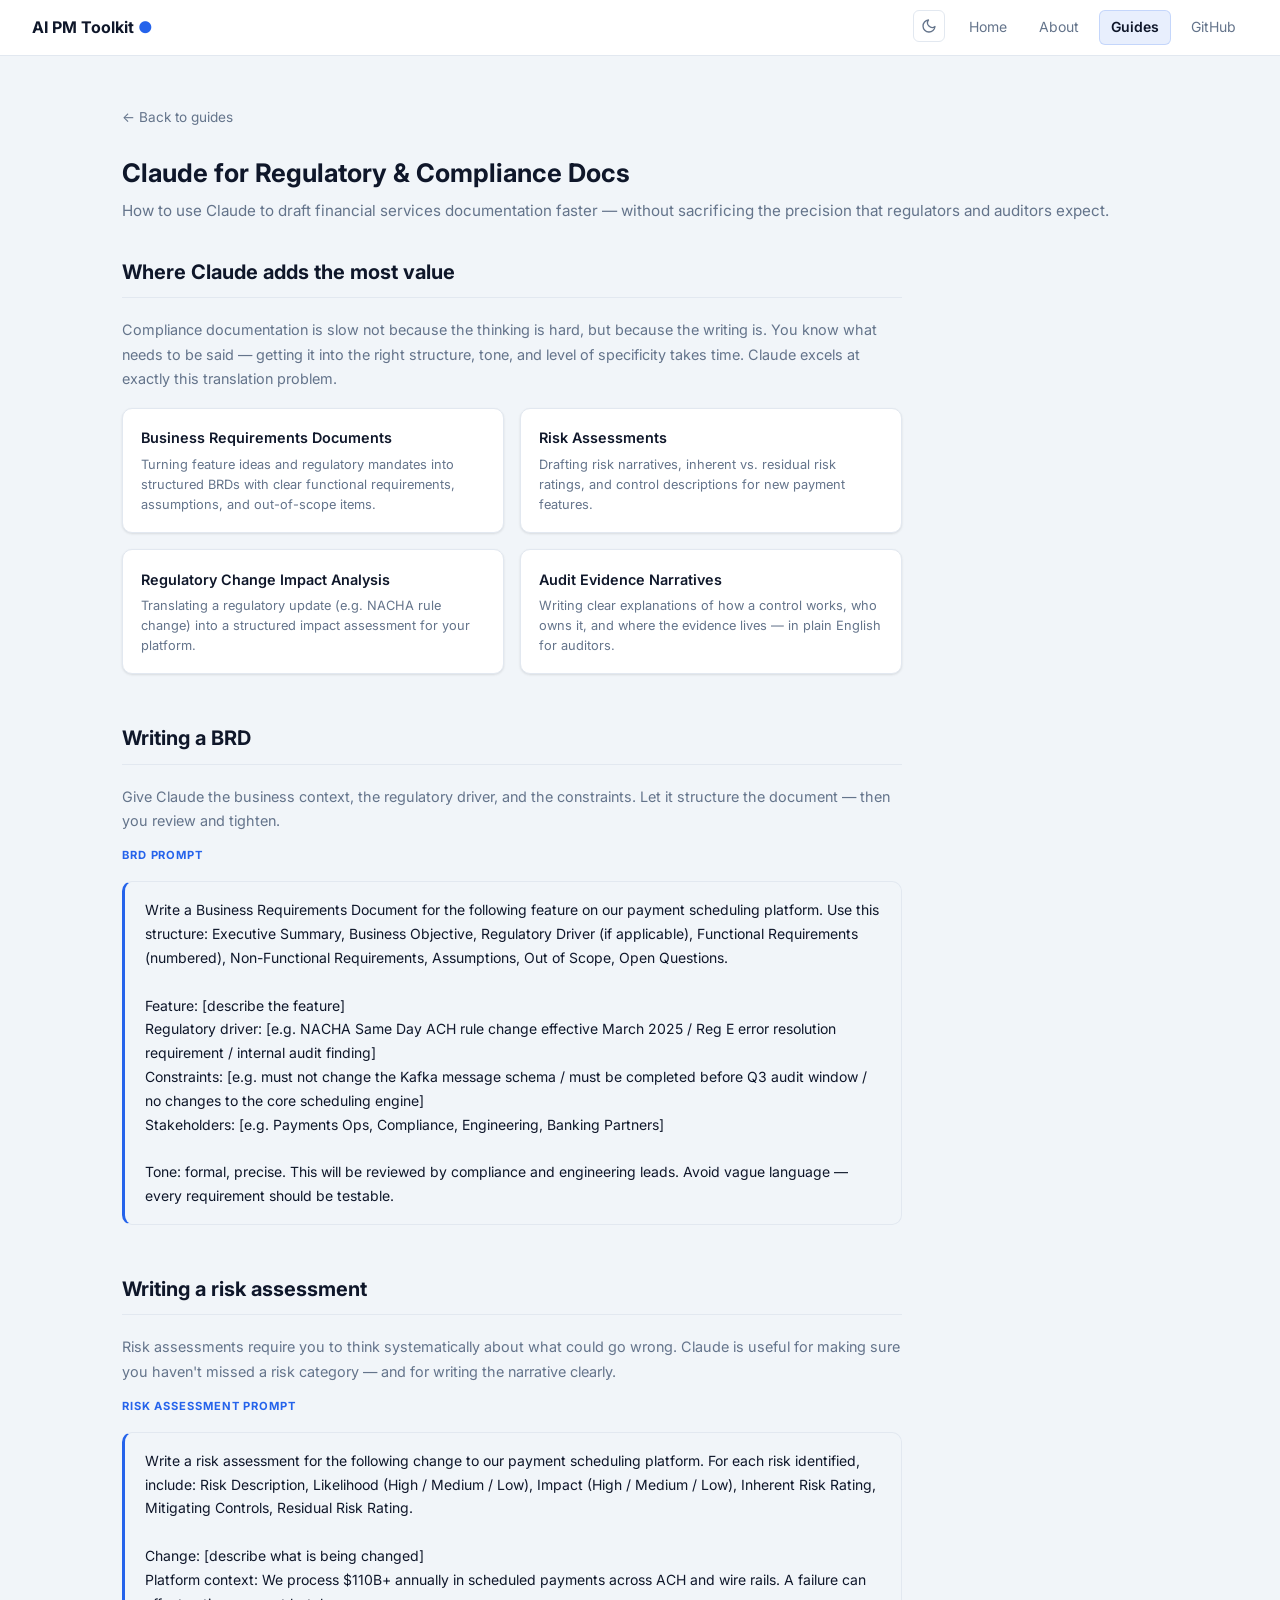
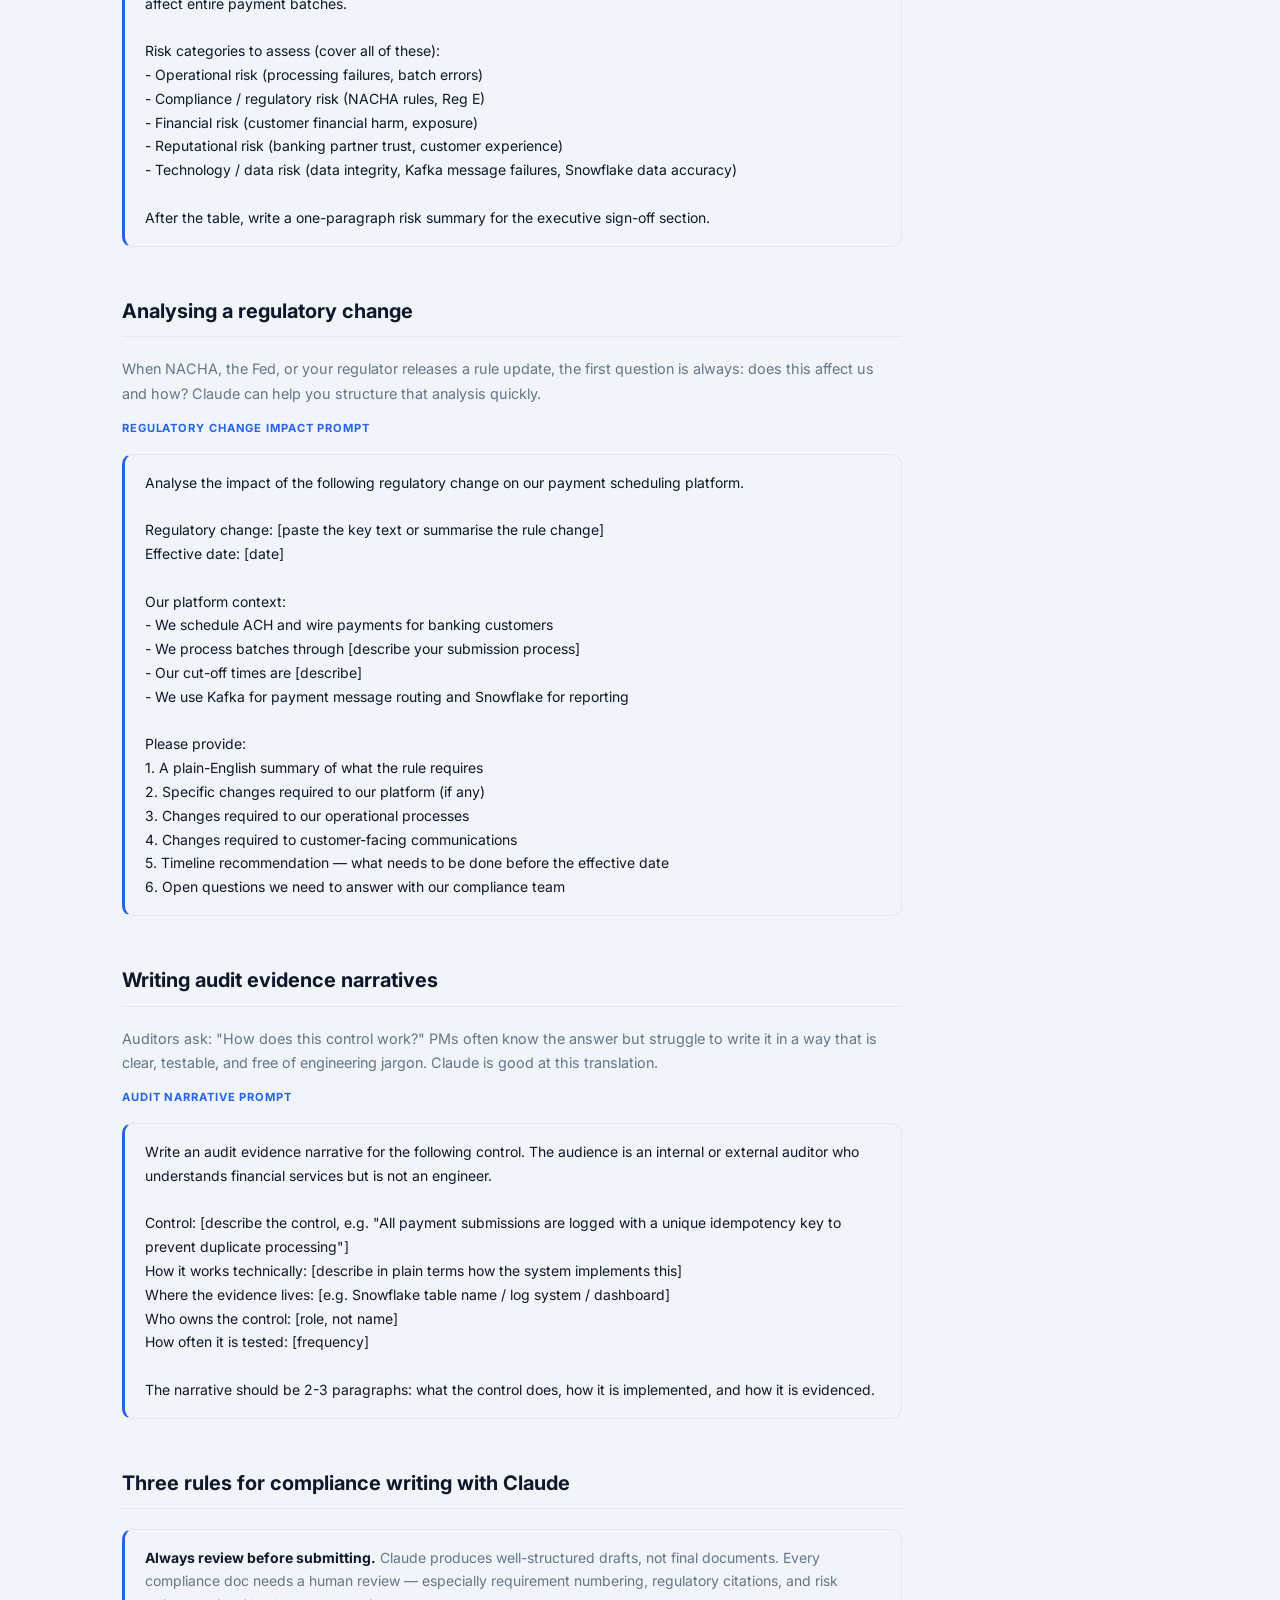
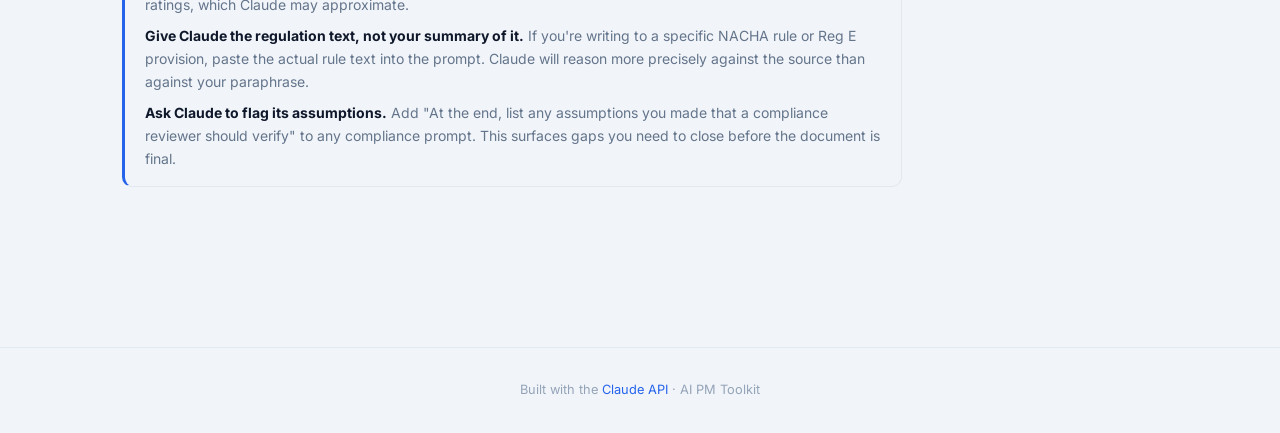
<file: guide-compliance-docs.html>
<!DOCTYPE html>
<html lang="en">
<head>
  <meta charset="UTF-8" />
  <meta name="viewport" content="width=device-width, initial-scale=1.0" />
  <script>(function(){try{var t=localStorage.getItem('theme')||(matchMedia('(prefers-color-scheme: dark)').matches?'dark':'light');document.documentElement.setAttribute('data-theme',t)}catch(e){}})();</script>
  <title>Claude for Regulatory &amp; Compliance Docs · AI PM Toolkit</title>
  <link rel="icon" type="image/svg+xml" href="favicon.svg" />
  <link rel="stylesheet" href="styles/main.css" />
  <link rel="stylesheet" href="styles/components.css" />
  <script src="scripts/button-fx.js" defer></script>
  <style>
    .guide-body { max-width: 780px; }
    .guide-section { margin-bottom: 3rem; }
    .guide-section h2 { font-size: 1.25rem; font-weight: 700; margin-bottom: 1.25rem; padding-bottom: 0.6rem; border-bottom: 1px solid var(--color-border); }
    .guide-section h3 { font-size: 1rem; font-weight: 600; margin: 1.5rem 0 0.6rem; }
    .guide-section p { font-size: 0.9rem; color: var(--color-text-muted); line-height: 1.7; margin-bottom: 0.85rem; }

    .prompt-block {
      background: var(--color-bg);
      border: 1px solid var(--color-border);
      border-left: 3px solid var(--color-accent);
      border-radius: var(--radius);
      padding: 1rem 1.25rem;
      margin: 1rem 0;
      font-size: 0.875rem;
      line-height: 1.7;
      color: var(--color-text);
      white-space: pre-wrap;
      font-family: inherit;
    }
    .prompt-label {
      font-size: 0.7rem; font-weight: 700; text-transform: uppercase;
      letter-spacing: 0.08em; color: var(--color-accent); margin-bottom: 0.5rem;
    }

    .doc-type-grid { display: grid; grid-template-columns: repeat(2, 1fr); gap: 1rem; margin: 1rem 0; }
    @media (max-width: 600px) { .doc-type-grid { grid-template-columns: 1fr; } }
    .doc-type-card {
      background: var(--color-surface); border: 1px solid var(--color-border);
      border-radius: var(--radius); padding: 1.1rem; box-shadow: var(--shadow);
    }
    .doc-type-card h4 { font-size: 0.9rem; font-weight: 600; margin-bottom: 0.35rem; }
    .doc-type-card p { font-size: 0.8rem; color: var(--color-text-muted); line-height: 1.55; margin: 0; }

    .rule-box {
      background: var(--color-bg);
      border: 1px solid var(--color-border);
      border-left: 3px solid var(--color-accent);
      border-radius: var(--radius);
      padding: 1rem 1.25rem; margin: 1rem 0;
    }
    .rule-box p { font-size: 0.875rem; color: var(--color-text-muted); margin: 0 0 0.5rem; line-height: 1.65; }
    .rule-box p:last-child { margin: 0; }
    .rule-box strong { color: var(--color-text); }
  </style>
</head>
<body>
  <nav>
    <div class="nav-brand"><a href="index.html" style="text-decoration:none;color:inherit;">AI PM Toolkit <span style="color:var(--color-accent)">●</span></a></div>
    <div class="nav-links">
      <a href="index.html">Home</a>
      <a href="about.html">About</a>
      <a href="guides.html">Guides</a>
      <a href="https://github.com/matthew6645/ai-pm-toolkit-" target="_blank">GitHub</a>
    </div>
  </nav>

  <main>
    <a href="guides.html" class="back-link">← Back to guides</a>
    <div class="tool-header">
      <h1>Claude for Regulatory &amp; Compliance Docs</h1>
      <p>How to use Claude to draft financial services documentation faster — without sacrificing the precision that regulators and auditors expect.</p>
    </div>

    <div class="guide-body">

      <div class="guide-section">
        <h2>Where Claude adds the most value</h2>
        <p>Compliance documentation is slow not because the thinking is hard, but because the writing is. You know what needs to be said — getting it into the right structure, tone, and level of specificity takes time. Claude excels at exactly this translation problem.</p>

        <div class="doc-type-grid">
          <div class="doc-type-card">
            <h4>Business Requirements Documents</h4>
            <p>Turning feature ideas and regulatory mandates into structured BRDs with clear functional requirements, assumptions, and out-of-scope items.</p>
          </div>
          <div class="doc-type-card">
            <h4>Risk Assessments</h4>
            <p>Drafting risk narratives, inherent vs. residual risk ratings, and control descriptions for new payment features.</p>
          </div>
          <div class="doc-type-card">
            <h4>Regulatory Change Impact Analysis</h4>
            <p>Translating a regulatory update (e.g. NACHA rule change) into a structured impact assessment for your platform.</p>
          </div>
          <div class="doc-type-card">
            <h4>Audit Evidence Narratives</h4>
            <p>Writing clear explanations of how a control works, who owns it, and where the evidence lives — in plain English for auditors.</p>
          </div>
        </div>
      </div>

      <div class="guide-section">
        <h2>Writing a BRD</h2>
        <p>Give Claude the business context, the regulatory driver, and the constraints. Let it structure the document — then you review and tighten.</p>

        <div class="prompt-label">BRD prompt</div>
        <div class="prompt-block">Write a Business Requirements Document for the following feature on our payment scheduling platform. Use this structure: Executive Summary, Business Objective, Regulatory Driver (if applicable), Functional Requirements (numbered), Non-Functional Requirements, Assumptions, Out of Scope, Open Questions.

Feature: [describe the feature]
Regulatory driver: [e.g. NACHA Same Day ACH rule change effective March 2025 / Reg E error resolution requirement / internal audit finding]
Constraints: [e.g. must not change the Kafka message schema / must be completed before Q3 audit window / no changes to the core scheduling engine]
Stakeholders: [e.g. Payments Ops, Compliance, Engineering, Banking Partners]

Tone: formal, precise. This will be reviewed by compliance and engineering leads. Avoid vague language — every requirement should be testable.</div>
      </div>

      <div class="guide-section">
        <h2>Writing a risk assessment</h2>
        <p>Risk assessments require you to think systematically about what could go wrong. Claude is useful for making sure you haven't missed a risk category — and for writing the narrative clearly.</p>

        <div class="prompt-label">Risk assessment prompt</div>
        <div class="prompt-block">Write a risk assessment for the following change to our payment scheduling platform. For each risk identified, include: Risk Description, Likelihood (High / Medium / Low), Impact (High / Medium / Low), Inherent Risk Rating, Mitigating Controls, Residual Risk Rating.

Change: [describe what is being changed]
Platform context: We process $110B+ annually in scheduled payments across ACH and wire rails. A failure can affect entire payment batches.

Risk categories to assess (cover all of these):
- Operational risk (processing failures, batch errors)
- Compliance / regulatory risk (NACHA rules, Reg E)
- Financial risk (customer financial harm, exposure)
- Reputational risk (banking partner trust, customer experience)
- Technology / data risk (data integrity, Kafka message failures, Snowflake data accuracy)

After the table, write a one-paragraph risk summary for the executive sign-off section.</div>
      </div>

      <div class="guide-section">
        <h2>Analysing a regulatory change</h2>
        <p>When NACHA, the Fed, or your regulator releases a rule update, the first question is always: does this affect us and how? Claude can help you structure that analysis quickly.</p>

        <div class="prompt-label">Regulatory change impact prompt</div>
        <div class="prompt-block">Analyse the impact of the following regulatory change on our payment scheduling platform.

Regulatory change: [paste the key text or summarise the rule change]
Effective date: [date]

Our platform context:
- We schedule ACH and wire payments for banking customers
- We process batches through [describe your submission process]
- Our cut-off times are [describe]
- We use Kafka for payment message routing and Snowflake for reporting

Please provide:
1. A plain-English summary of what the rule requires
2. Specific changes required to our platform (if any)
3. Changes required to our operational processes
4. Changes required to customer-facing communications
5. Timeline recommendation — what needs to be done before the effective date
6. Open questions we need to answer with our compliance team</div>
      </div>

      <div class="guide-section">
        <h2>Writing audit evidence narratives</h2>
        <p>Auditors ask: "How does this control work?" PMs often know the answer but struggle to write it in a way that is clear, testable, and free of engineering jargon. Claude is good at this translation.</p>

        <div class="prompt-label">Audit narrative prompt</div>
        <div class="prompt-block">Write an audit evidence narrative for the following control. The audience is an internal or external auditor who understands financial services but is not an engineer.

Control: [describe the control, e.g. "All payment submissions are logged with a unique idempotency key to prevent duplicate processing"]
How it works technically: [describe in plain terms how the system implements this]
Where the evidence lives: [e.g. Snowflake table name / log system / dashboard]
Who owns the control: [role, not name]
How often it is tested: [frequency]

The narrative should be 2-3 paragraphs: what the control does, how it is implemented, and how it is evidenced.</div>
      </div>

      <div class="guide-section">
        <h2>Three rules for compliance writing with Claude</h2>

        <div class="rule-box">
          <p><strong>Always review before submitting.</strong> Claude produces well-structured drafts, not final documents. Every compliance doc needs a human review — especially requirement numbering, regulatory citations, and risk ratings, which Claude may approximate.</p>
          <p><strong>Give Claude the regulation text, not your summary of it.</strong> If you're writing to a specific NACHA rule or Reg E provision, paste the actual rule text into the prompt. Claude will reason more precisely against the source than against your paraphrase.</p>
          <p><strong>Ask Claude to flag its assumptions.</strong> Add "At the end, list any assumptions you made that a compliance reviewer should verify" to any compliance prompt. This surfaces gaps you need to close before the document is final.</p>
        </div>
      </div>

    </div>
  </main>

  <footer>Built with the <a href="https://anthropic.com" style="color:var(--color-accent)">Claude API</a> · AI PM Toolkit</footer>
</body>
</html>
</file>
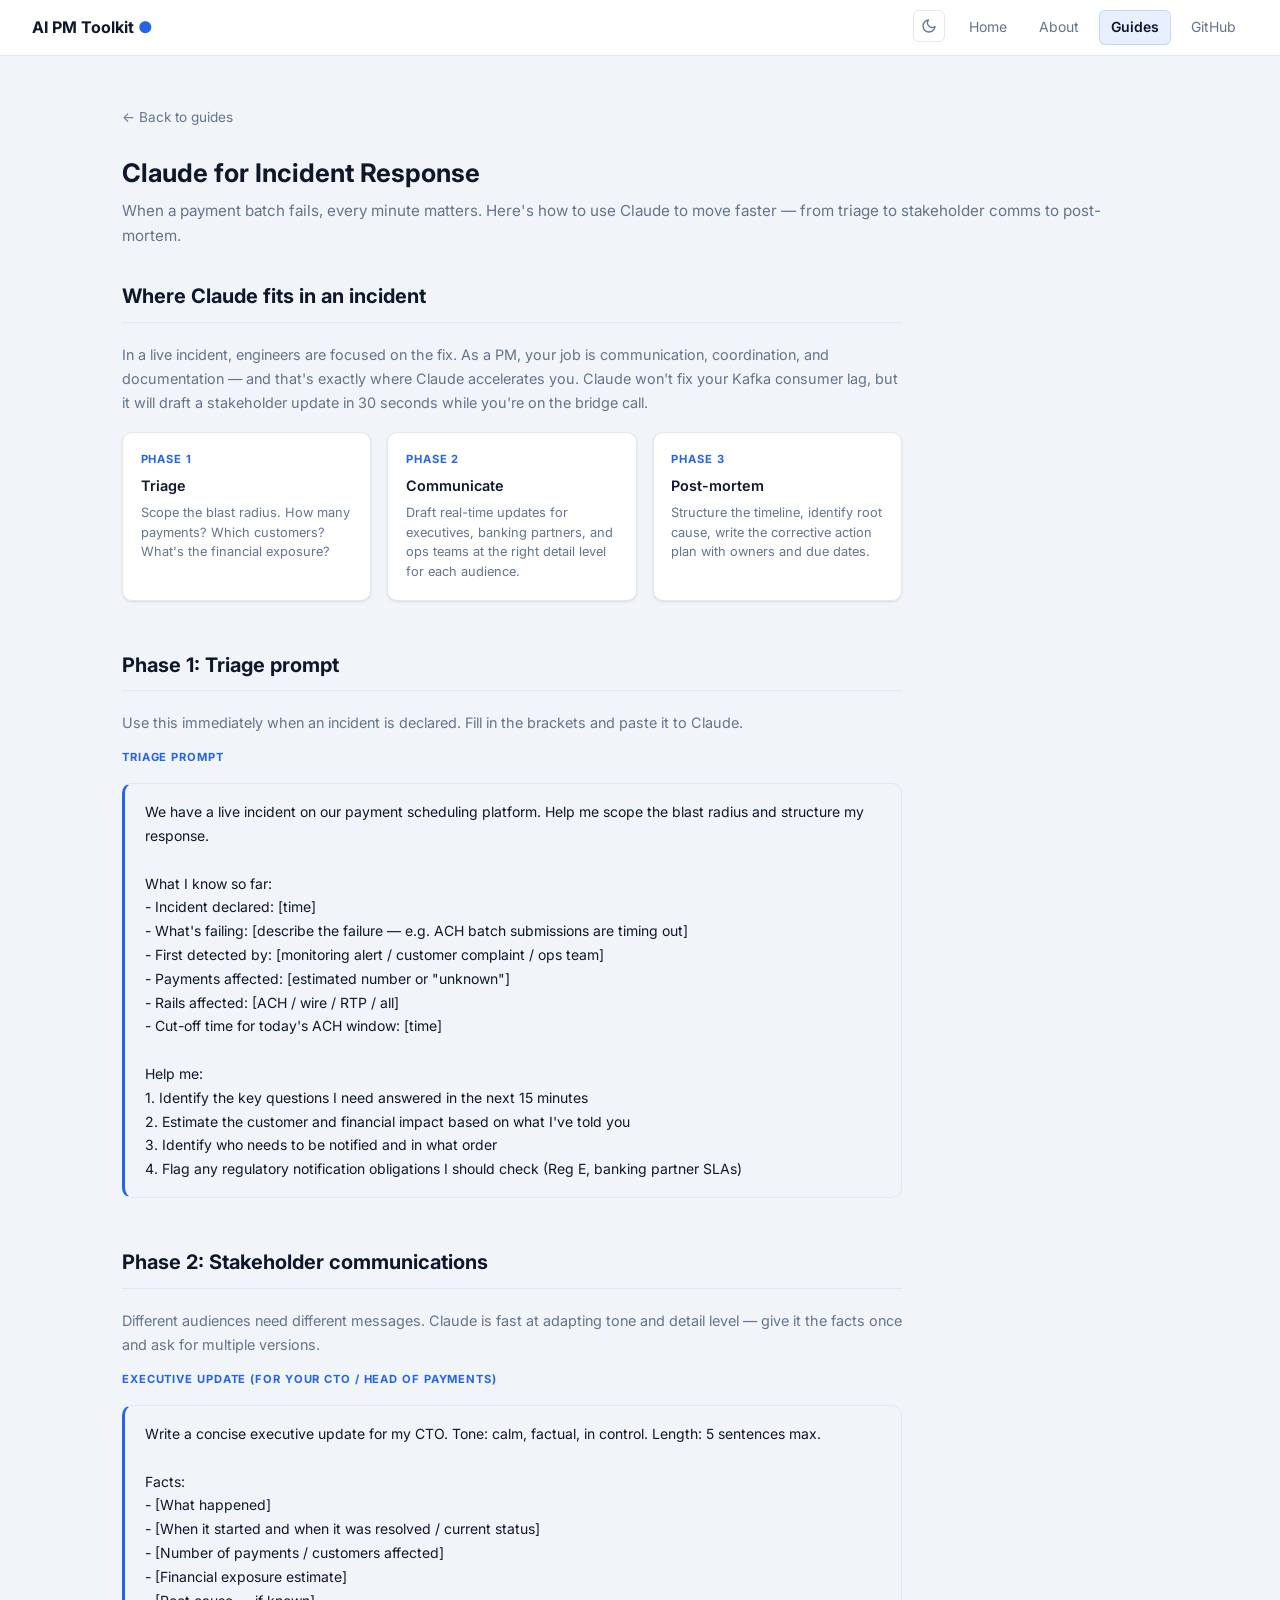
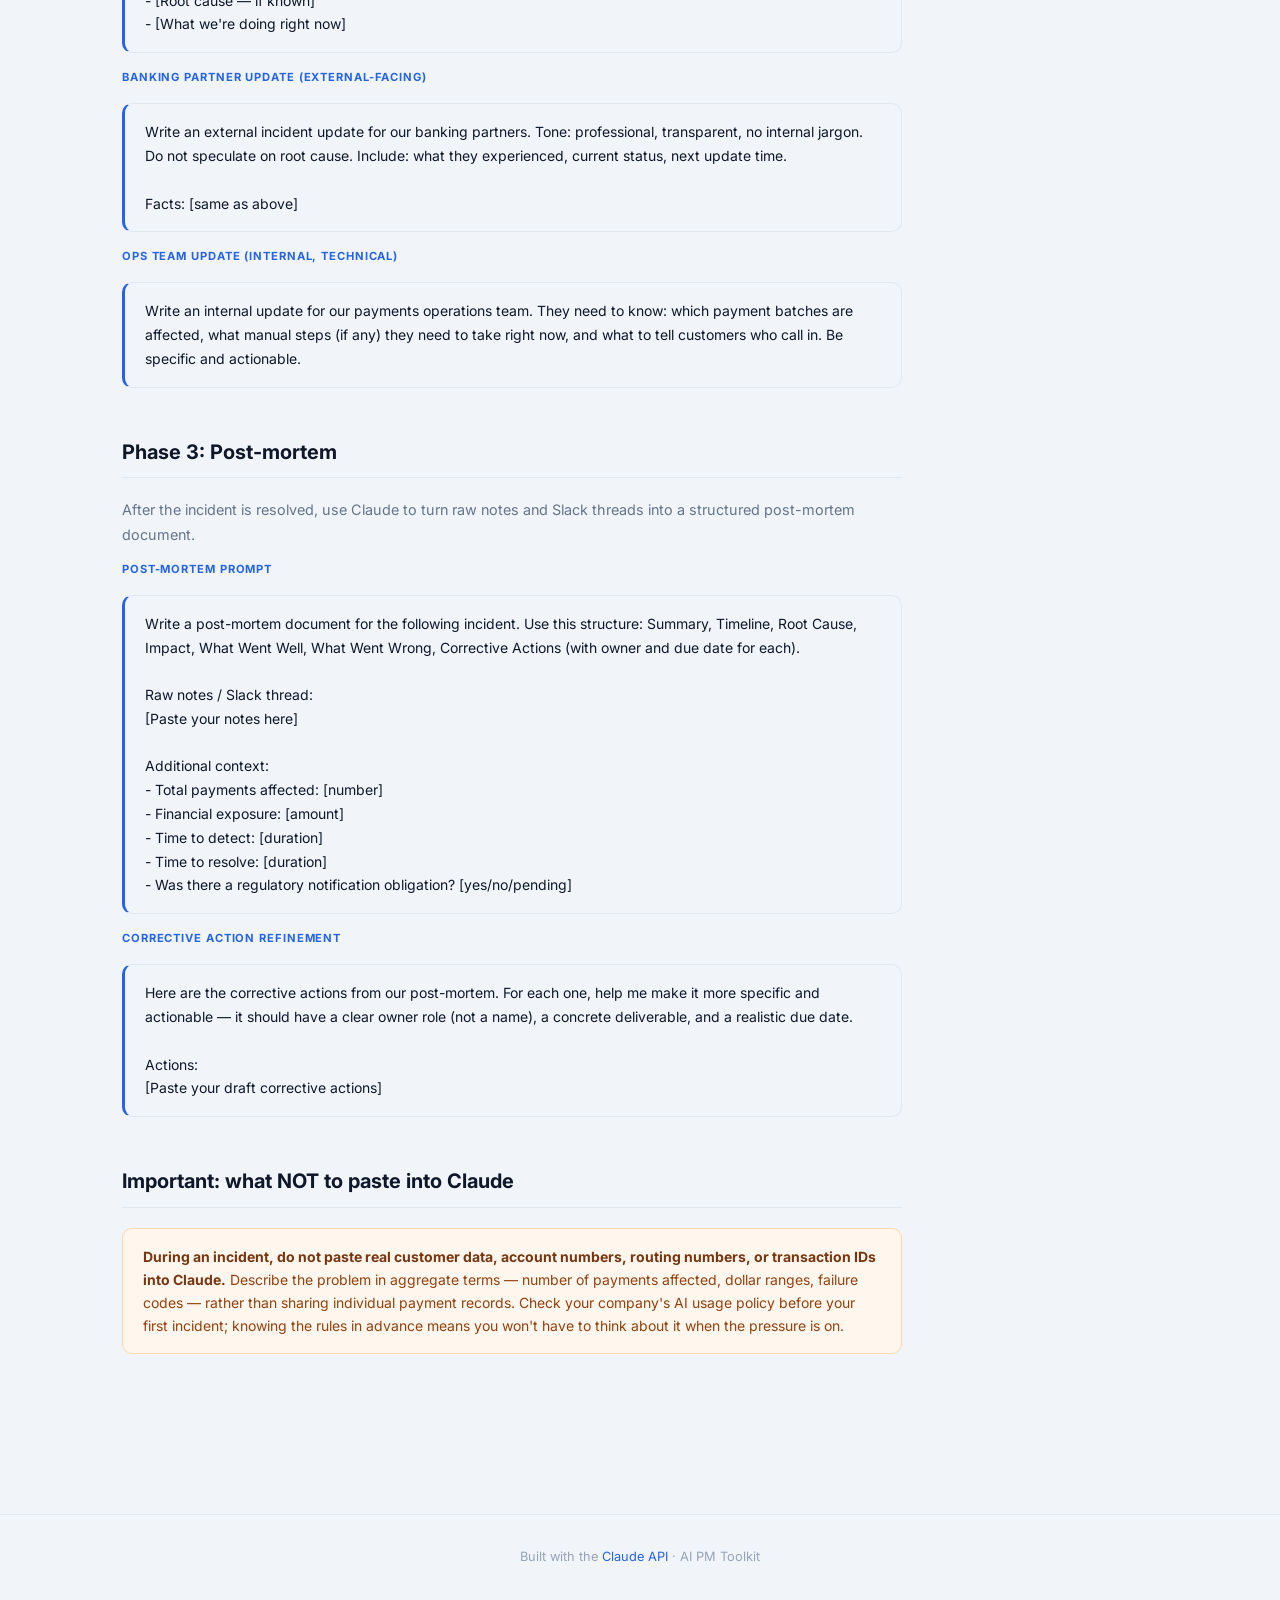
<file: guide-incident-response.html>
<!DOCTYPE html>
<html lang="en">
<head>
  <meta charset="UTF-8" />
  <meta name="viewport" content="width=device-width, initial-scale=1.0" />
  <script>(function(){try{var t=localStorage.getItem('theme')||(matchMedia('(prefers-color-scheme: dark)').matches?'dark':'light');document.documentElement.setAttribute('data-theme',t)}catch(e){}})();</script>
  <title>Claude for Incident Response · AI PM Toolkit</title>
  <link rel="icon" type="image/svg+xml" href="favicon.svg" />
  <link rel="stylesheet" href="styles/main.css" />
  <link rel="stylesheet" href="styles/components.css" />
  <script src="scripts/button-fx.js" defer></script>
  <style>
    .guide-body { max-width: 780px; }
    .guide-section { margin-bottom: 3rem; }
    .guide-section h2 { font-size: 1.25rem; font-weight: 700; margin-bottom: 1.25rem; padding-bottom: 0.6rem; border-bottom: 1px solid var(--color-border); }
    .guide-section h3 { font-size: 1rem; font-weight: 600; margin: 1.5rem 0 0.6rem; color: var(--color-text); }
    .guide-section p { font-size: 0.9rem; color: var(--color-text-muted); line-height: 1.7; margin-bottom: 0.85rem; }

    .prompt-block {
      background: var(--color-bg);
      border: 1px solid var(--color-border);
      border-left: 3px solid var(--color-accent);
      border-radius: var(--radius);
      padding: 1rem 1.25rem;
      margin: 1rem 0;
      font-size: 0.875rem;
      line-height: 1.7;
      color: var(--color-text);
      white-space: pre-wrap;
      font-family: inherit;
    }
    .prompt-label {
      font-size: 0.7rem; font-weight: 700; text-transform: uppercase;
      letter-spacing: 0.08em; color: var(--color-accent); margin-bottom: 0.5rem;
    }

    .phase-grid { display: grid; grid-template-columns: repeat(3, 1fr); gap: 1rem; margin: 1rem 0; }
    @media (max-width: 700px) { .phase-grid { grid-template-columns: 1fr; } }
    .phase-card {
      background: var(--color-surface); border: 1px solid var(--color-border);
      border-radius: var(--radius); padding: 1.1rem; box-shadow: var(--shadow);
    }
    .phase-card .phase-num {
      font-size: 0.7rem; font-weight: 700; text-transform: uppercase;
      letter-spacing: 0.08em; color: var(--color-accent); margin-bottom: 0.35rem;
    }
    .phase-card h4 { font-size: 0.9rem; font-weight: 600; margin-bottom: 0.35rem; }
    .phase-card p { font-size: 0.8rem; color: var(--color-text-muted); line-height: 1.55; margin: 0; }

    .warning-box {
      background: #fff7ed; border: 1px solid #fed7aa;
      border-radius: var(--radius); padding: 1rem 1.25rem; margin: 1rem 0;
    }
    .warning-box p { font-size: 0.875rem; color: #92400e; margin: 0; line-height: 1.65; }
    .warning-box strong { color: #78350f; }
  </style>
</head>
<body>
  <nav>
    <div class="nav-brand"><a href="index.html" style="text-decoration:none;color:inherit;">AI PM Toolkit <span style="color:var(--color-accent)">●</span></a></div>
    <div class="nav-links">
      <a href="index.html">Home</a>
      <a href="about.html">About</a>
      <a href="guides.html">Guides</a>
      <a href="https://github.com/matthew6645/ai-pm-toolkit-" target="_blank">GitHub</a>
    </div>
  </nav>

  <main>
    <a href="guides.html" class="back-link">← Back to guides</a>
    <div class="tool-header">
      <h1>Claude for Incident Response</h1>
      <p>When a payment batch fails, every minute matters. Here's how to use Claude to move faster — from triage to stakeholder comms to post-mortem.</p>
    </div>

    <div class="guide-body">

      <div class="guide-section">
        <h2>Where Claude fits in an incident</h2>
        <p>In a live incident, engineers are focused on the fix. As a PM, your job is communication, coordination, and documentation — and that's exactly where Claude accelerates you. Claude won't fix your Kafka consumer lag, but it will draft a stakeholder update in 30 seconds while you're on the bridge call.</p>

        <div class="phase-grid">
          <div class="phase-card">
            <div class="phase-num">Phase 1</div>
            <h4>Triage</h4>
            <p>Scope the blast radius. How many payments? Which customers? What's the financial exposure?</p>
          </div>
          <div class="phase-card">
            <div class="phase-num">Phase 2</div>
            <h4>Communicate</h4>
            <p>Draft real-time updates for executives, banking partners, and ops teams at the right detail level for each audience.</p>
          </div>
          <div class="phase-card">
            <div class="phase-num">Phase 3</div>
            <h4>Post-mortem</h4>
            <p>Structure the timeline, identify root cause, write the corrective action plan with owners and due dates.</p>
          </div>
        </div>
      </div>

      <div class="guide-section">
        <h2>Phase 1: Triage prompt</h2>
        <p>Use this immediately when an incident is declared. Fill in the brackets and paste it to Claude.</p>

        <div class="prompt-label">Triage prompt</div>
        <div class="prompt-block">We have a live incident on our payment scheduling platform. Help me scope the blast radius and structure my response.

What I know so far:
- Incident declared: [time]
- What's failing: [describe the failure — e.g. ACH batch submissions are timing out]
- First detected by: [monitoring alert / customer complaint / ops team]
- Payments affected: [estimated number or "unknown"]
- Rails affected: [ACH / wire / RTP / all]
- Cut-off time for today's ACH window: [time]

Help me:
1. Identify the key questions I need answered in the next 15 minutes
2. Estimate the customer and financial impact based on what I've told you
3. Identify who needs to be notified and in what order
4. Flag any regulatory notification obligations I should check (Reg E, banking partner SLAs)</div>
      </div>

      <div class="guide-section">
        <h2>Phase 2: Stakeholder communications</h2>
        <p>Different audiences need different messages. Claude is fast at adapting tone and detail level — give it the facts once and ask for multiple versions.</p>

        <div class="prompt-label">Executive update (for your CTO / Head of Payments)</div>
        <div class="prompt-block">Write a concise executive update for my CTO. Tone: calm, factual, in control. Length: 5 sentences max.

Facts:
- [What happened]
- [When it started and when it was resolved / current status]
- [Number of payments / customers affected]
- [Financial exposure estimate]
- [Root cause — if known]
- [What we're doing right now]</div>

        <div class="prompt-label">Banking partner update (external-facing)</div>
        <div class="prompt-block">Write an external incident update for our banking partners. Tone: professional, transparent, no internal jargon. Do not speculate on root cause. Include: what they experienced, current status, next update time.

Facts: [same as above]</div>

        <div class="prompt-label">Ops team update (internal, technical)</div>
        <div class="prompt-block">Write an internal update for our payments operations team. They need to know: which payment batches are affected, what manual steps (if any) they need to take right now, and what to tell customers who call in. Be specific and actionable.</div>
      </div>

      <div class="guide-section">
        <h2>Phase 3: Post-mortem</h2>
        <p>After the incident is resolved, use Claude to turn raw notes and Slack threads into a structured post-mortem document.</p>

        <div class="prompt-label">Post-mortem prompt</div>
        <div class="prompt-block">Write a post-mortem document for the following incident. Use this structure: Summary, Timeline, Root Cause, Impact, What Went Well, What Went Wrong, Corrective Actions (with owner and due date for each).

Raw notes / Slack thread:
[Paste your notes here]

Additional context:
- Total payments affected: [number]
- Financial exposure: [amount]
- Time to detect: [duration]
- Time to resolve: [duration]
- Was there a regulatory notification obligation? [yes/no/pending]</div>

        <div class="prompt-label">Corrective action refinement</div>
        <div class="prompt-block">Here are the corrective actions from our post-mortem. For each one, help me make it more specific and actionable — it should have a clear owner role (not a name), a concrete deliverable, and a realistic due date.

Actions:
[Paste your draft corrective actions]</div>
      </div>

      <div class="guide-section">
        <h2>Important: what NOT to paste into Claude</h2>
        <div class="warning-box">
          <p><strong>During an incident, do not paste real customer data, account numbers, routing numbers, or transaction IDs into Claude.</strong> Describe the problem in aggregate terms — number of payments affected, dollar ranges, failure codes — rather than sharing individual payment records. Check your company's AI usage policy before your first incident; knowing the rules in advance means you won't have to think about it when the pressure is on.</p>
        </div>
      </div>

    </div>
  </main>

  <footer>Built with the <a href="https://anthropic.com" style="color:var(--color-accent)">Claude API</a> · AI PM Toolkit</footer>
</body>
</html>
</file>
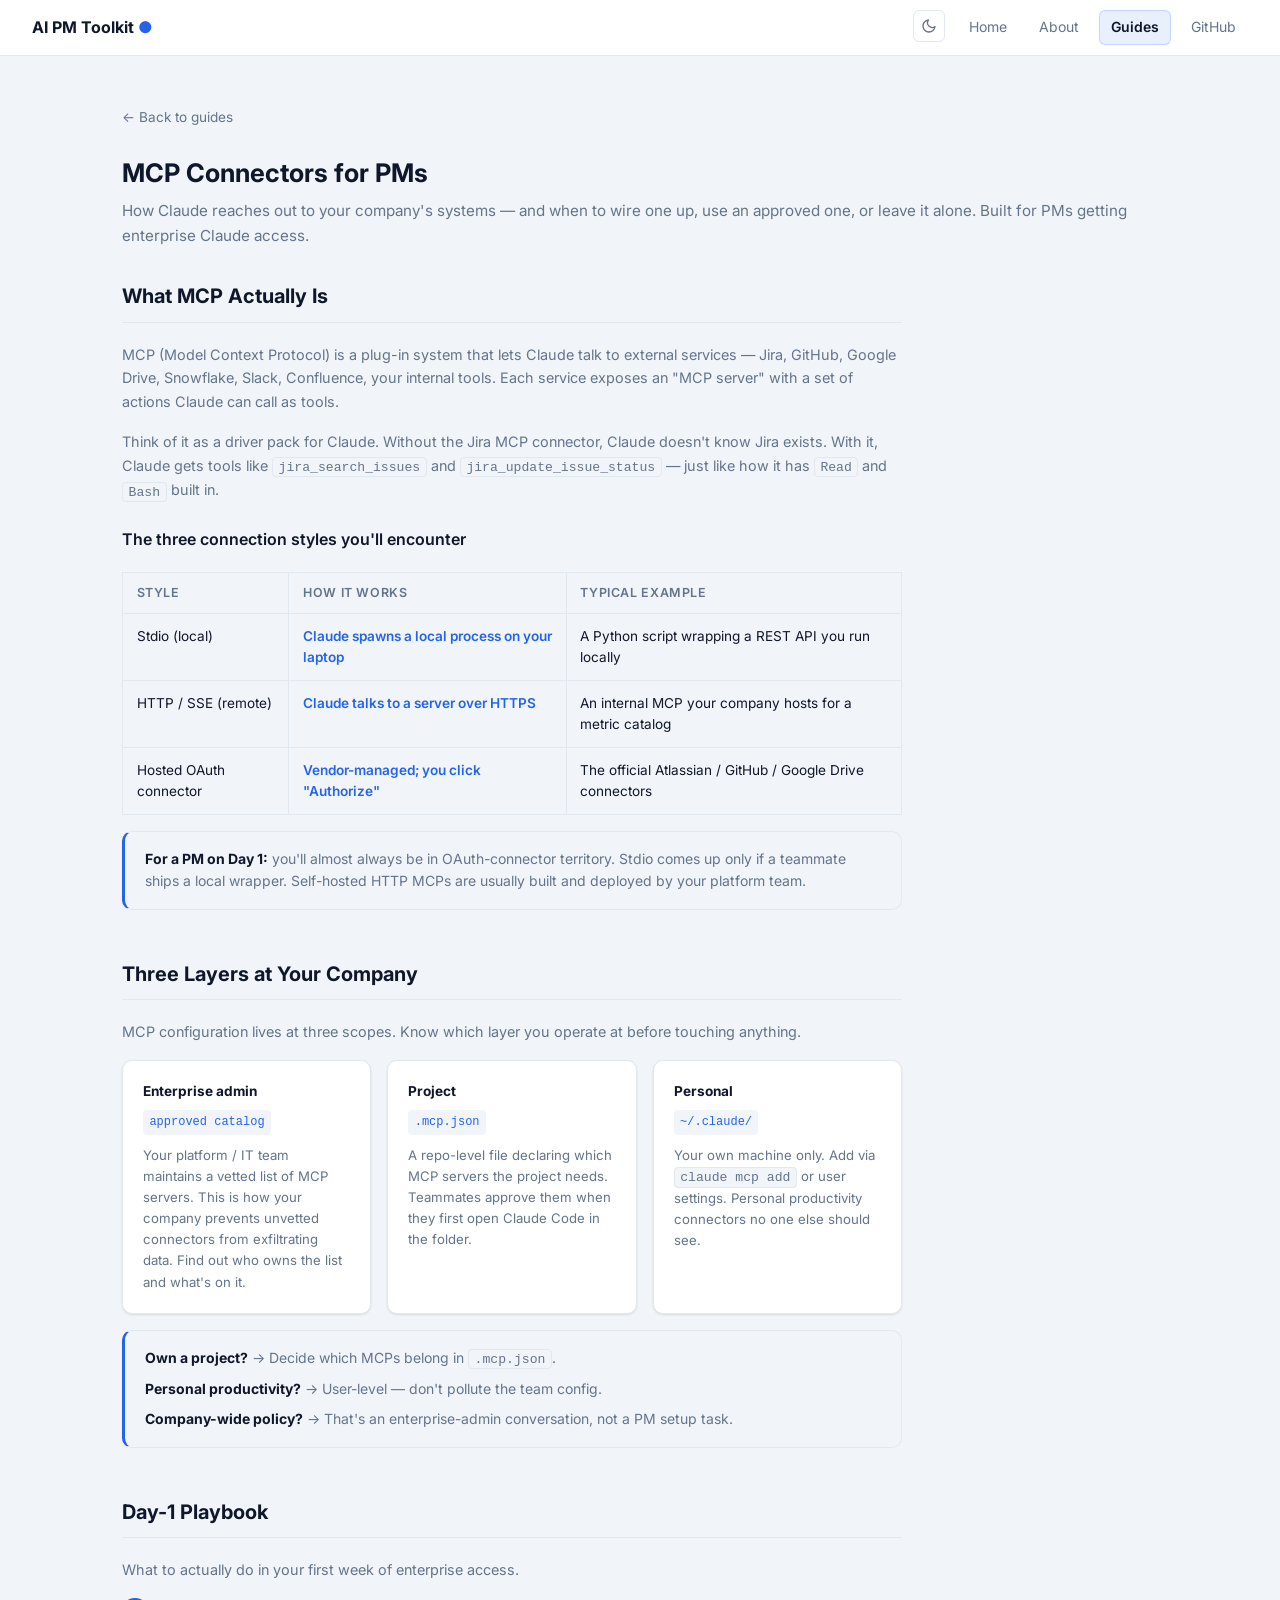
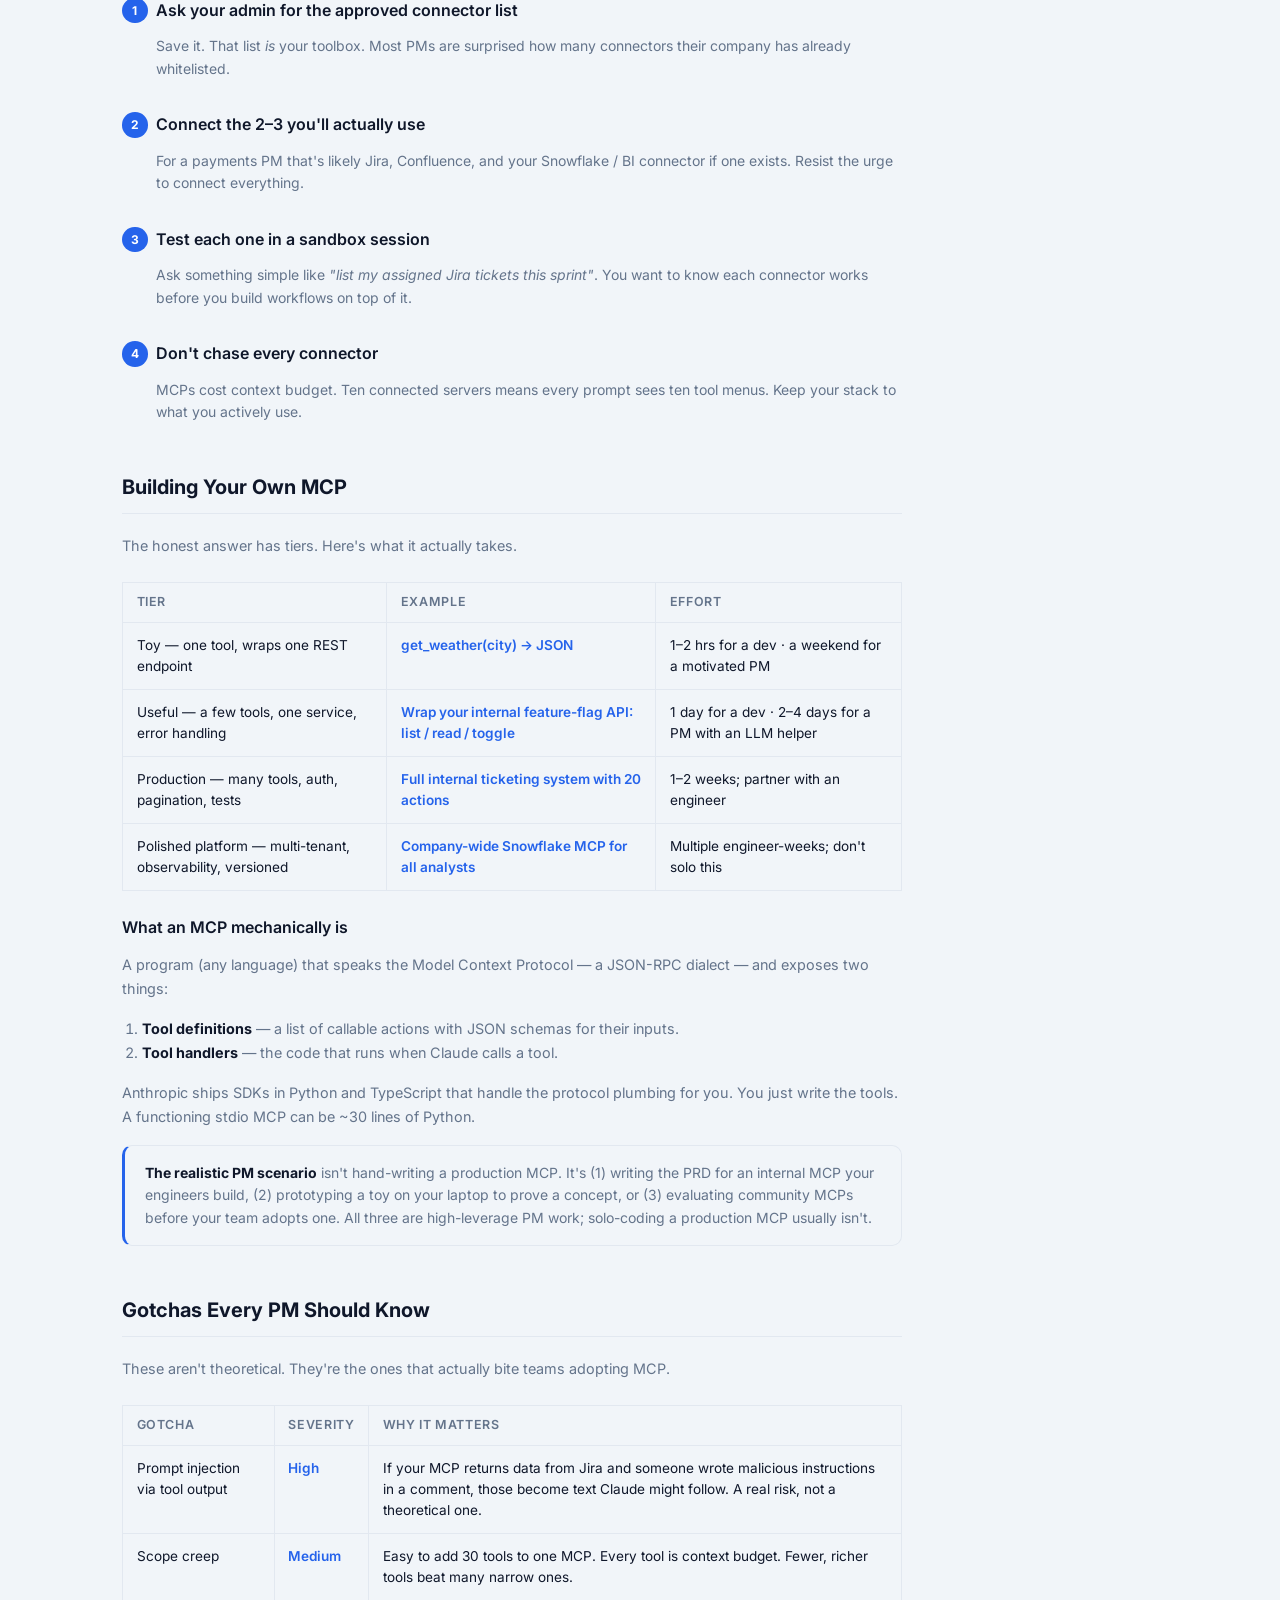
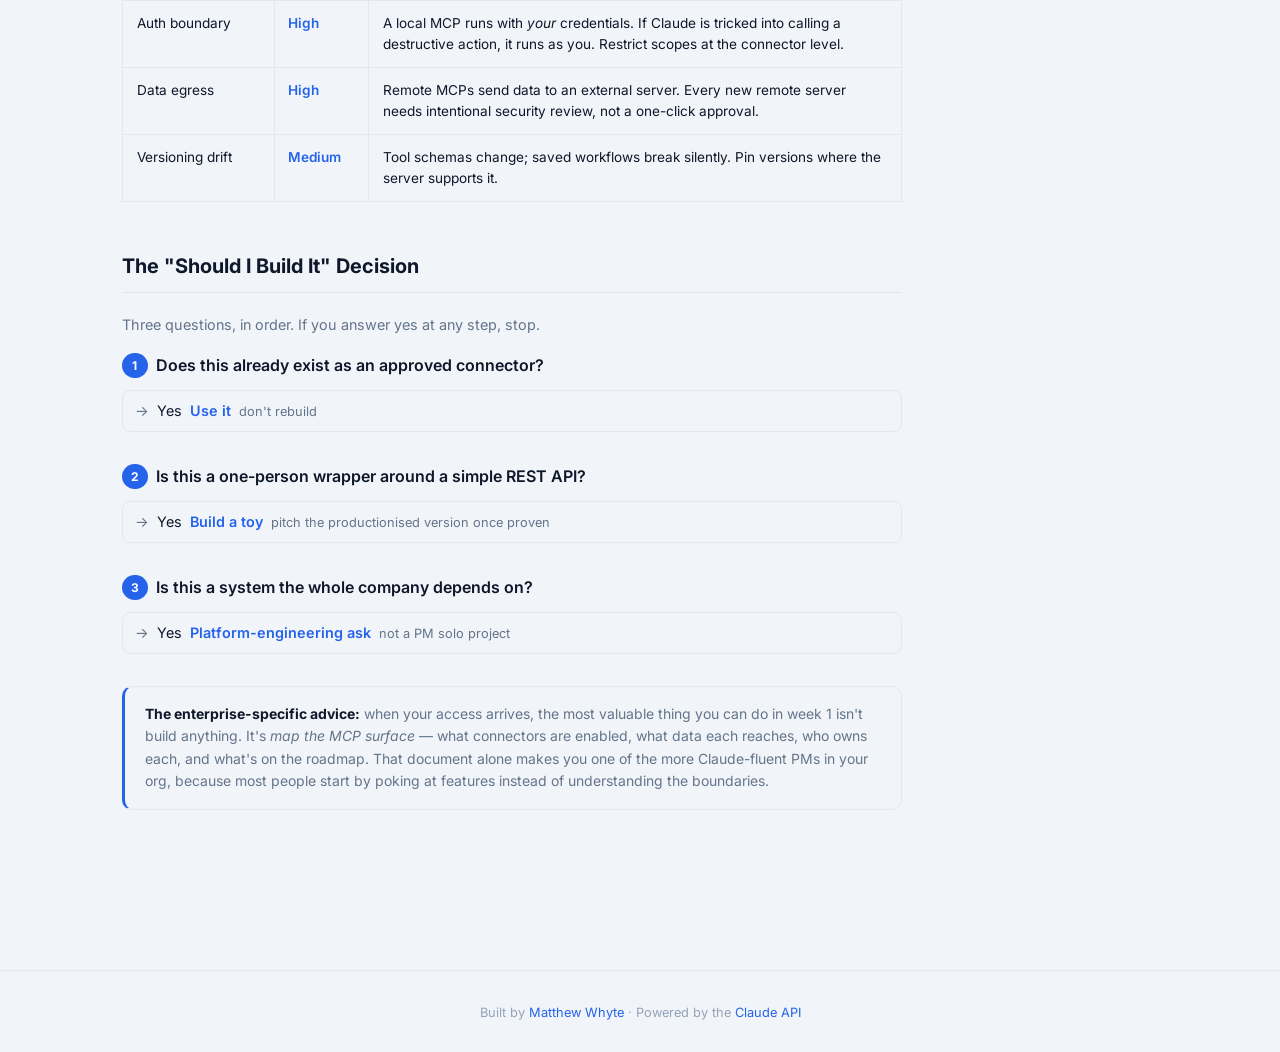
<file: guide-mcp-connectors.html>
<!DOCTYPE html>
<html lang="en">
<head>
  <meta charset="UTF-8" />
  <meta name="viewport" content="width=device-width, initial-scale=1.0" />
  <script>(function(){try{var t=localStorage.getItem('theme')||(matchMedia('(prefers-color-scheme: dark)').matches?'dark':'light');document.documentElement.setAttribute('data-theme',t)}catch(e){}})();</script>
  <title>MCP Connectors for PMs · AI PM Toolkit</title>
  <link rel="icon" type="image/svg+xml" href="favicon.svg" />
  <link rel="stylesheet" href="styles/main.css" />
  <link rel="stylesheet" href="styles/components.css" />
  <script src="scripts/button-fx.js" defer></script>
  <style>
    .guide-body { max-width: 780px; }

    .decision-block { margin-bottom: 2rem; }
    .decision-block h3 { font-size: 1rem; font-weight: 600; margin-bottom: 0.75rem; color: var(--color-text); }
    .decision-block .q-number {
      display: inline-flex; align-items: center; justify-content: center;
      width: 1.6rem; height: 1.6rem; border-radius: 50%;
      background: var(--color-accent); color: white;
      font-size: 0.75rem; font-weight: 700; margin-right: 0.5rem;
      flex-shrink: 0;
    }
    .decision-block h3 { display: flex; align-items: center; }
    .decision-block p.step-detail {
      font-size: 0.875rem; color: var(--color-text-muted);
      margin-left: 2.1rem; line-height: 1.6;
    }

    .options { list-style: none; padding: 0; margin: 0; display: flex; flex-direction: column; gap: 0.4rem; }
    .options li {
      display: flex; align-items: baseline; gap: 0.5rem;
      font-size: 0.9rem; padding: 0.5rem 0.75rem;
      background: var(--color-bg); border-radius: 8px;
      border: 1px solid var(--color-border);
    }
    .options li .arrow { color: var(--color-text-muted); flex-shrink: 0; }
    .options li .mechanism {
      font-weight: 600; color: var(--color-accent);
      white-space: nowrap;
    }

    .scenario-table { width: 100%; border-collapse: collapse; font-size: 0.85rem; margin-top: 0.5rem; }
    .scenario-table th {
      text-align: left; padding: 0.6rem 0.85rem;
      background: var(--color-bg); border: 1px solid var(--color-border);
      font-weight: 600; color: var(--color-text-muted); font-size: 0.78rem;
      text-transform: uppercase; letter-spacing: 0.05em;
    }
    .scenario-table td {
      padding: 0.75rem 0.85rem; border: 1px solid var(--color-border);
      vertical-align: top; line-height: 1.55;
    }
    .scenario-table tr:nth-child(even) td { background: var(--color-bg); }
    .scenario-table td:nth-child(2) { font-weight: 600; color: var(--color-accent); }

    .scope-grid { display: grid; grid-template-columns: repeat(3, 1fr); gap: 1rem; margin-top: 0.75rem; }
    @media (max-width: 700px) { .scope-grid { grid-template-columns: 1fr; } }

    .scope-card {
      background: var(--color-surface); border: 1px solid var(--color-border);
      border-radius: var(--radius); padding: 1.25rem; box-shadow: var(--shadow);
    }
    .scope-card h4 { font-size: 0.85rem; font-weight: 700; margin-bottom: 0.25rem; color: var(--color-text); }
    .scope-card .scope-path {
      font-size: 0.75rem; font-family: monospace;
      color: var(--color-accent); margin-bottom: 0.6rem;
      background: var(--color-bg); padding: 0.2rem 0.4rem;
      border-radius: 4px; display: inline-block;
    }
    .scope-card p { font-size: 0.825rem; color: var(--color-text-muted); line-height: 1.6; margin: 0; }

    .rule-box {
      background: var(--color-bg); border: 1px solid var(--color-border);
      border-left: 3px solid var(--color-accent);
      border-radius: var(--radius); padding: 1rem 1.25rem;
      margin-top: 1rem;
    }
    .rule-box p { font-size: 0.875rem; color: var(--color-text-muted); margin: 0 0 0.5rem; line-height: 1.6; }
    .rule-box p:last-child { margin: 0; }
    .rule-box strong { color: var(--color-text); }

    .guide-section { margin-bottom: 3rem; }
    .guide-section h2 {
      font-size: 1.25rem; font-weight: 700; margin-bottom: 1.25rem;
      padding-bottom: 0.6rem; border-bottom: 1px solid var(--color-border);
    }
    .guide-section h3.sub {
      font-size: 1rem; font-weight: 600;
      margin-top: 1.5rem; margin-bottom: 0.75rem; color: var(--color-text);
    }
    .guide-section p.lede {
      font-size: 0.9rem; color: var(--color-text-muted);
      margin-bottom: 1rem; line-height: 1.65;
    }
    .guide-section ol.numbered {
      font-size: 0.9rem; color: var(--color-text-muted);
      line-height: 1.7; padding-left: 1.25rem;
    }
    .guide-section ol.numbered strong { color: var(--color-text); }

    code.inline {
      font-family: monospace; font-size: 0.82rem;
      background: var(--color-bg); padding: 0.1rem 0.35rem;
      border-radius: 4px; border: 1px solid var(--color-border);
    }
  </style>
</head>
<body>
  <nav>
    <div class="nav-brand"><a href="index.html" style="text-decoration:none;color:inherit;">AI PM Toolkit <span style="color:var(--color-accent)">●</span></a></div>
    <div class="nav-links">
      <a href="index.html">Home</a>
      <a href="about.html">About</a>
      <a href="guides.html">Guides</a>
      <a href="https://github.com/matthew6645/ai-pm-toolkit-" target="_blank">GitHub</a>
    </div>
  </nav>

  <main>
    <a href="guides.html" class="back-link">← Back to guides</a>
    <div class="tool-header">
      <h1>MCP Connectors for PMs</h1>
      <p>How Claude reaches out to your company's systems — and when to wire one up, use an approved one, or leave it alone. Built for PMs getting enterprise Claude access.</p>
    </div>

    <div class="guide-body">

      <!-- SECTION 1: What MCP Is -->
      <div class="guide-section">
        <h2>What MCP Actually Is</h2>
        <p class="lede">
          MCP (Model Context Protocol) is a plug-in system that lets Claude talk to external services — Jira, GitHub, Google Drive, Snowflake, Slack, Confluence, your internal tools. Each service exposes an "MCP server" with a set of actions Claude can call as tools.
        </p>
        <p class="lede">
          Think of it as a driver pack for Claude. Without the Jira MCP connector, Claude doesn't know Jira exists. With it, Claude gets tools like <code class="inline">jira_search_issues</code> and <code class="inline">jira_update_issue_status</code> — just like how it has <code class="inline">Read</code> and <code class="inline">Bash</code> built in.
        </p>

        <h3 class="sub">The three connection styles you'll encounter</h3>
        <div style="overflow-x:auto;">
          <table class="scenario-table">
            <thead>
              <tr>
                <th>Style</th>
                <th>How it works</th>
                <th>Typical example</th>
              </tr>
            </thead>
            <tbody>
              <tr>
                <td>Stdio (local)</td>
                <td>Claude spawns a local process on your laptop</td>
                <td>A Python script wrapping a REST API you run locally</td>
              </tr>
              <tr>
                <td>HTTP / SSE (remote)</td>
                <td>Claude talks to a server over HTTPS</td>
                <td>An internal MCP your company hosts for a metric catalog</td>
              </tr>
              <tr>
                <td>Hosted OAuth connector</td>
                <td>Vendor-managed; you click "Authorize"</td>
                <td>The official Atlassian / GitHub / Google Drive connectors</td>
              </tr>
            </tbody>
          </table>
        </div>

        <div class="rule-box">
          <p><strong>For a PM on Day 1:</strong> you'll almost always be in OAuth-connector territory. Stdio comes up only if a teammate ships a local wrapper. Self-hosted HTTP MCPs are usually built and deployed by your platform team.</p>
        </div>
      </div>

      <!-- SECTION 2: Three Layers -->
      <div class="guide-section">
        <h2>Three Layers at Your Company</h2>
        <p class="lede">
          MCP configuration lives at three scopes. Know which layer you operate at before touching anything.
        </p>

        <div class="scope-grid">
          <div class="scope-card">
            <h4>Enterprise admin</h4>
            <span class="scope-path">approved catalog</span>
            <p>Your platform / IT team maintains a vetted list of MCP servers. This is how your company prevents unvetted connectors from exfiltrating data. Find out who owns the list and what's on it.</p>
          </div>
          <div class="scope-card">
            <h4>Project</h4>
            <span class="scope-path">.mcp.json</span>
            <p>A repo-level file declaring which MCP servers the project needs. Teammates approve them when they first open Claude Code in the folder.</p>
          </div>
          <div class="scope-card">
            <h4>Personal</h4>
            <span class="scope-path">~/.claude/</span>
            <p>Your own machine only. Add via <code class="inline">claude mcp add</code> or user settings. Personal productivity connectors no one else should see.</p>
          </div>
        </div>

        <div class="rule-box">
          <p><strong>Own a project?</strong> → Decide which MCPs belong in <code class="inline">.mcp.json</code>.</p>
          <p><strong>Personal productivity?</strong> → User-level — don't pollute the team config.</p>
          <p><strong>Company-wide policy?</strong> → That's an enterprise-admin conversation, not a PM setup task.</p>
        </div>
      </div>

      <!-- SECTION 3: Day-1 Playbook -->
      <div class="guide-section">
        <h2>Day-1 Playbook</h2>
        <p class="lede">
          What to actually do in your first week of enterprise access.
        </p>

        <div class="decision-block">
          <h3><span class="q-number">1</span>Ask your admin for the approved connector list</h3>
          <p class="step-detail">Save it. That list <em>is</em> your toolbox. Most PMs are surprised how many connectors their company has already whitelisted.</p>
        </div>

        <div class="decision-block">
          <h3><span class="q-number">2</span>Connect the 2–3 you'll actually use</h3>
          <p class="step-detail">For a payments PM that's likely Jira, Confluence, and your Snowflake / BI connector if one exists. Resist the urge to connect everything.</p>
        </div>

        <div class="decision-block">
          <h3><span class="q-number">3</span>Test each one in a sandbox session</h3>
          <p class="step-detail">Ask something simple like <em>"list my assigned Jira tickets this sprint"</em>. You want to know each connector works before you build workflows on top of it.</p>
        </div>

        <div class="decision-block">
          <h3><span class="q-number">4</span>Don't chase every connector</h3>
          <p class="step-detail">MCPs cost context budget. Ten connected servers means every prompt sees ten tool menus. Keep your stack to what you actively use.</p>
        </div>
      </div>

      <!-- SECTION 4: Building Your Own -->
      <div class="guide-section">
        <h2>Building Your Own MCP</h2>
        <p class="lede">
          The honest answer has tiers. Here's what it actually takes.
        </p>

        <div style="overflow-x:auto;">
          <table class="scenario-table">
            <thead>
              <tr>
                <th>Tier</th>
                <th>Example</th>
                <th>Effort</th>
              </tr>
            </thead>
            <tbody>
              <tr>
                <td>Toy — one tool, wraps one REST endpoint</td>
                <td>get_weather(city) → JSON</td>
                <td>1–2 hrs for a dev · a weekend for a motivated PM</td>
              </tr>
              <tr>
                <td>Useful — a few tools, one service, error handling</td>
                <td>Wrap your internal feature-flag API: list / read / toggle</td>
                <td>1 day for a dev · 2–4 days for a PM with an LLM helper</td>
              </tr>
              <tr>
                <td>Production — many tools, auth, pagination, tests</td>
                <td>Full internal ticketing system with 20 actions</td>
                <td>1–2 weeks; partner with an engineer</td>
              </tr>
              <tr>
                <td>Polished platform — multi-tenant, observability, versioned</td>
                <td>Company-wide Snowflake MCP for all analysts</td>
                <td>Multiple engineer-weeks; don't solo this</td>
              </tr>
            </tbody>
          </table>
        </div>

        <h3 class="sub">What an MCP mechanically is</h3>
        <p class="lede">
          A program (any language) that speaks the Model Context Protocol — a JSON-RPC dialect — and exposes two things:
        </p>
        <ol class="numbered">
          <li><strong>Tool definitions</strong> — a list of callable actions with JSON schemas for their inputs.</li>
          <li><strong>Tool handlers</strong> — the code that runs when Claude calls a tool.</li>
        </ol>
        <p class="lede" style="margin-top:1rem;">
          Anthropic ships SDKs in Python and TypeScript that handle the protocol plumbing for you. You just write the tools. A functioning stdio MCP can be ~30 lines of Python.
        </p>

        <div class="rule-box">
          <p><strong>The realistic PM scenario</strong> isn't hand-writing a production MCP. It's (1) writing the PRD for an internal MCP your engineers build, (2) prototyping a toy on your laptop to prove a concept, or (3) evaluating community MCPs before your team adopts one. All three are high-leverage PM work; solo-coding a production MCP usually isn't.</p>
        </div>
      </div>

      <!-- SECTION 5: Gotchas -->
      <div class="guide-section">
        <h2>Gotchas Every PM Should Know</h2>
        <p class="lede">
          These aren't theoretical. They're the ones that actually bite teams adopting MCP.
        </p>

        <div style="overflow-x:auto;">
          <table class="scenario-table">
            <thead>
              <tr>
                <th>Gotcha</th>
                <th>Severity</th>
                <th>Why it matters</th>
              </tr>
            </thead>
            <tbody>
              <tr>
                <td>Prompt injection via tool output</td>
                <td>High</td>
                <td>If your MCP returns data from Jira and someone wrote malicious instructions in a comment, those become text Claude might follow. A real risk, not a theoretical one.</td>
              </tr>
              <tr>
                <td>Scope creep</td>
                <td>Medium</td>
                <td>Easy to add 30 tools to one MCP. Every tool is context budget. Fewer, richer tools beat many narrow ones.</td>
              </tr>
              <tr>
                <td>Auth boundary</td>
                <td>High</td>
                <td>A local MCP runs with <em>your</em> credentials. If Claude is tricked into calling a destructive action, it runs as you. Restrict scopes at the connector level.</td>
              </tr>
              <tr>
                <td>Data egress</td>
                <td>High</td>
                <td>Remote MCPs send data to an external server. Every new remote server needs intentional security review, not a one-click approval.</td>
              </tr>
              <tr>
                <td>Versioning drift</td>
                <td>Medium</td>
                <td>Tool schemas change; saved workflows break silently. Pin versions where the server supports it.</td>
              </tr>
            </tbody>
          </table>
        </div>
      </div>

      <!-- SECTION 6: Should I Build It -->
      <div class="guide-section">
        <h2>The "Should I Build It" Decision</h2>
        <p class="lede">
          Three questions, in order. If you answer yes at any step, stop.
        </p>

        <div class="decision-block">
          <h3><span class="q-number">1</span>Does this already exist as an approved connector?</h3>
          <ul class="options">
            <li><span class="arrow">→</span><span>Yes</span><span class="mechanism">Use it</span> <span style="font-size:0.8rem;color:var(--color-text-muted)">don't rebuild</span></li>
          </ul>
        </div>

        <div class="decision-block">
          <h3><span class="q-number">2</span>Is this a one-person wrapper around a simple REST API?</h3>
          <ul class="options">
            <li><span class="arrow">→</span><span>Yes</span><span class="mechanism">Build a toy</span> <span style="font-size:0.8rem;color:var(--color-text-muted)">pitch the productionised version once proven</span></li>
          </ul>
        </div>

        <div class="decision-block">
          <h3><span class="q-number">3</span>Is this a system the whole company depends on?</h3>
          <ul class="options">
            <li><span class="arrow">→</span><span>Yes</span><span class="mechanism">Platform-engineering ask</span> <span style="font-size:0.8rem;color:var(--color-text-muted)">not a PM solo project</span></li>
          </ul>
        </div>

        <div class="rule-box">
          <p><strong>The enterprise-specific advice:</strong> when your access arrives, the most valuable thing you can do in week 1 isn't build anything. It's <em>map the MCP surface</em> — what connectors are enabled, what data each reaches, who owns each, and what's on the roadmap. That document alone makes you one of the more Claude-fluent PMs in your org, because most people start by poking at features instead of understanding the boundaries.</p>
        </div>
      </div>

    </div>
  </main>

  <footer>Built by <a href="https://www.linkedin.com/in/matthew-whytepm/" target="_blank" style="color:var(--color-accent)">Matthew Whyte</a> · Powered by the <a href="https://anthropic.com" style="color:var(--color-accent)">Claude API</a></footer>
</body>
</html>
</file>
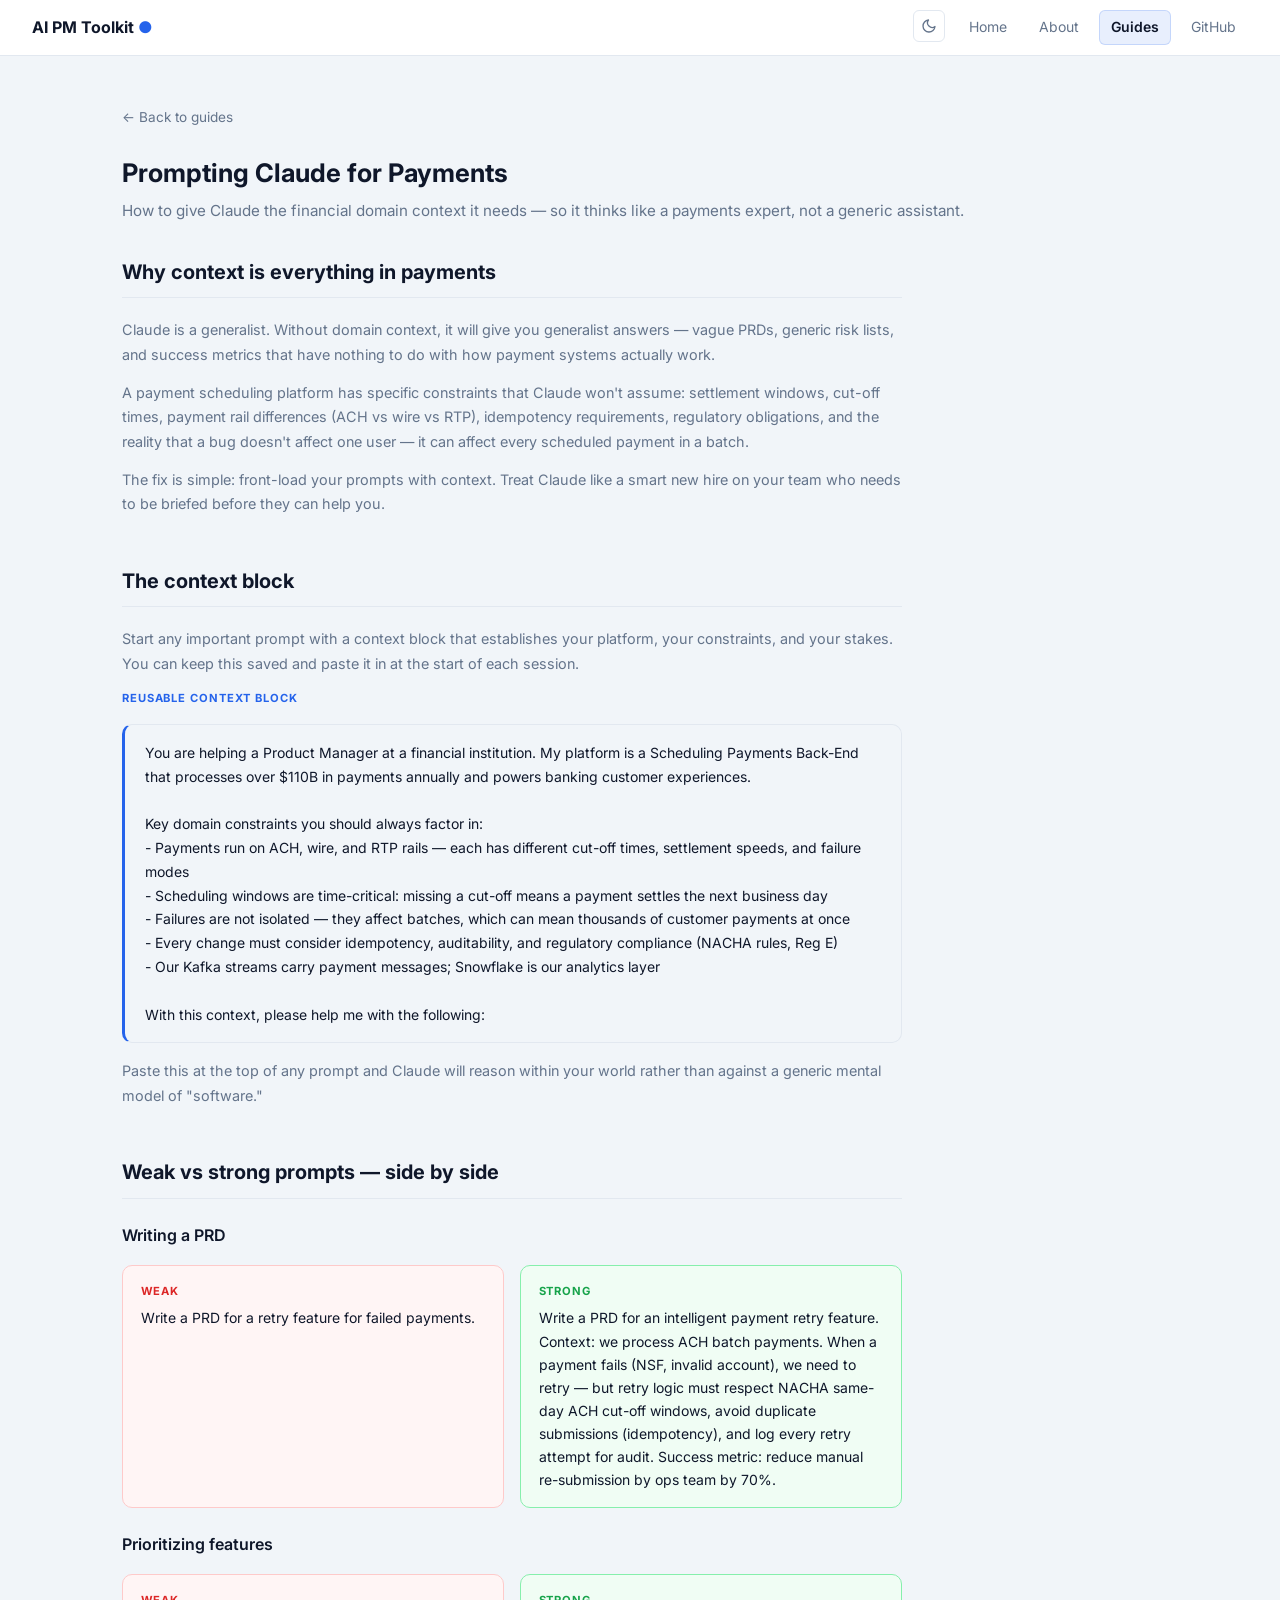
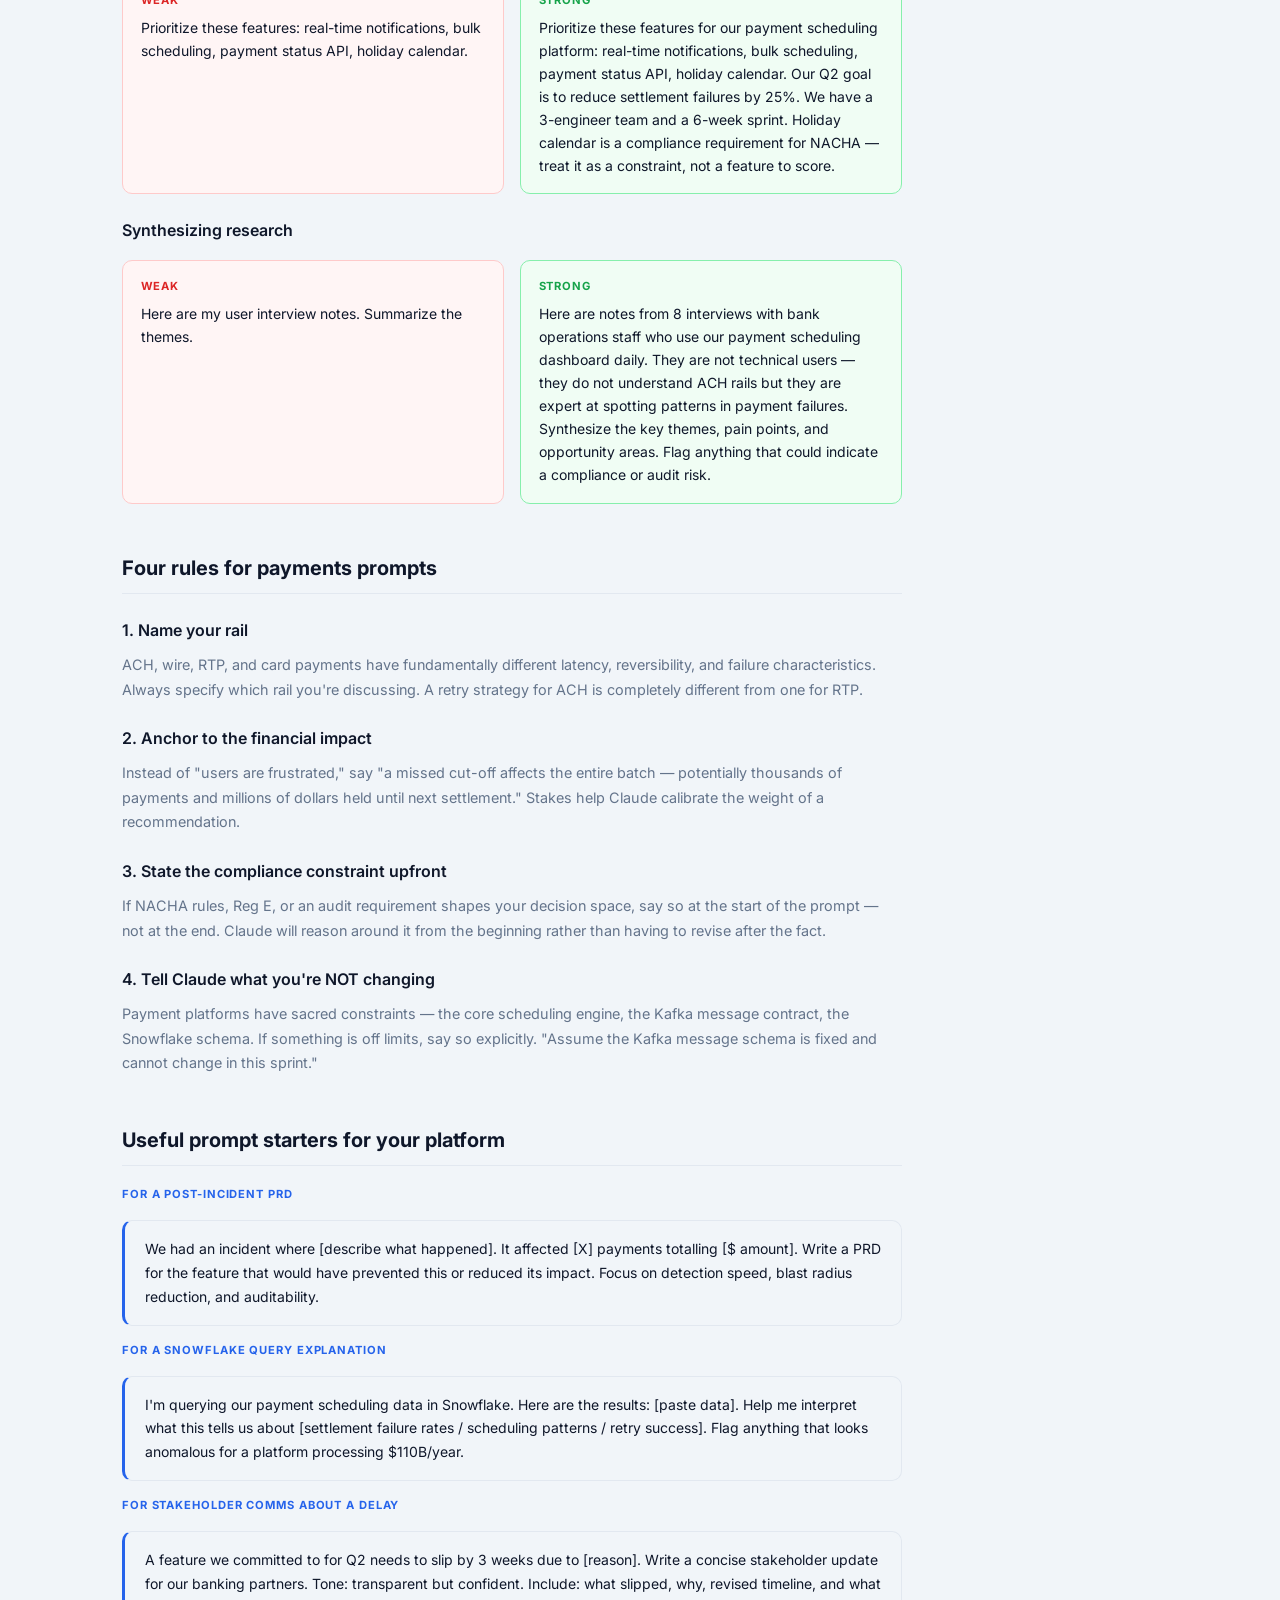
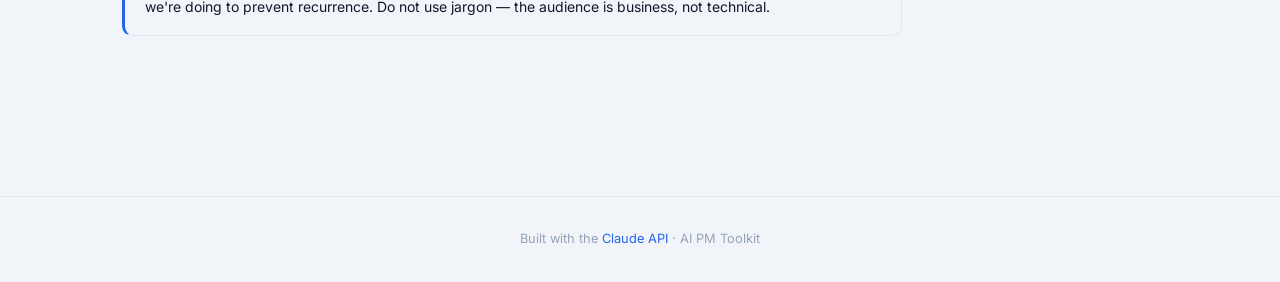
<file: guide-payments-prompting.html>
<!DOCTYPE html>
<html lang="en">
<head>
  <meta charset="UTF-8" />
  <meta name="viewport" content="width=device-width, initial-scale=1.0" />
  <script>(function(){try{var t=localStorage.getItem('theme')||(matchMedia('(prefers-color-scheme: dark)').matches?'dark':'light');document.documentElement.setAttribute('data-theme',t)}catch(e){}})();</script>
  <title>Prompting Claude for Payments · AI PM Toolkit</title>
  <link rel="icon" type="image/svg+xml" href="favicon.svg" />
  <link rel="stylesheet" href="styles/main.css" />
  <link rel="stylesheet" href="styles/components.css" />
  <script src="scripts/button-fx.js" defer></script>
  <style>
    .guide-body { max-width: 780px; }
    .guide-section { margin-bottom: 3rem; }
    .guide-section h2 { font-size: 1.25rem; font-weight: 700; margin-bottom: 1.25rem; padding-bottom: 0.6rem; border-bottom: 1px solid var(--color-border); }
    .guide-section h3 { font-size: 1rem; font-weight: 600; margin: 1.5rem 0 0.6rem; }
    .guide-section p { font-size: 0.9rem; color: var(--color-text-muted); line-height: 1.7; margin-bottom: 0.85rem; }

    .prompt-block {
      background: var(--color-bg);
      border: 1px solid var(--color-border);
      border-left: 3px solid var(--color-accent);
      border-radius: var(--radius);
      padding: 1rem 1.25rem;
      margin: 1rem 0;
      font-size: 0.875rem;
      line-height: 1.7;
      color: var(--color-text);
      white-space: pre-wrap;
      font-family: inherit;
    }
    .prompt-label {
      font-size: 0.7rem; font-weight: 700; text-transform: uppercase;
      letter-spacing: 0.08em; color: var(--color-accent);
      margin-bottom: 0.5rem;
    }
    .vs-grid { display: grid; grid-template-columns: 1fr 1fr; gap: 1rem; margin: 1rem 0; }
    @media (max-width: 600px) { .vs-grid { grid-template-columns: 1fr; } }
    .vs-card { border-radius: var(--radius); padding: 1rem 1.1rem; font-size: 0.875rem; line-height: 1.65; }
    .vs-card.bad { background: #fff5f5; border: 1px solid #fecaca; }
    .vs-card.good { background: #f0fdf4; border: 1px solid #86efac; }
    .vs-label { font-size: 0.7rem; font-weight: 700; text-transform: uppercase; letter-spacing: 0.08em; margin-bottom: 0.4rem; }
    .vs-card.bad .vs-label { color: #dc2626; }
    .vs-card.good .vs-label { color: #16a34a; }

    .tip-box {
      background: var(--color-surface);
      border: 1px solid var(--color-border);
      border-radius: var(--radius);
      padding: 1rem 1.25rem;
      margin: 1rem 0;
      box-shadow: var(--shadow);
    }
    .tip-box p { margin: 0; font-size: 0.875rem; color: var(--color-text-muted); line-height: 1.65; }
    .tip-box strong { color: var(--color-text); }
  </style>
</head>
<body>
  <nav>
    <div class="nav-brand"><a href="index.html" style="text-decoration:none;color:inherit;">AI PM Toolkit <span style="color:var(--color-accent)">●</span></a></div>
    <div class="nav-links">
      <a href="index.html">Home</a>
      <a href="about.html">About</a>
      <a href="guides.html">Guides</a>
      <a href="https://github.com/matthew6645/ai-pm-toolkit-" target="_blank">GitHub</a>
    </div>
  </nav>

  <main>
    <a href="guides.html" class="back-link">← Back to guides</a>
    <div class="tool-header">
      <h1>Prompting Claude for Payments</h1>
      <p>How to give Claude the financial domain context it needs — so it thinks like a payments expert, not a generic assistant.</p>
    </div>

    <div class="guide-body">

      <div class="guide-section">
        <h2>Why context is everything in payments</h2>
        <p>Claude is a generalist. Without domain context, it will give you generalist answers — vague PRDs, generic risk lists, and success metrics that have nothing to do with how payment systems actually work.</p>
        <p>A payment scheduling platform has specific constraints that Claude won't assume: settlement windows, cut-off times, payment rail differences (ACH vs wire vs RTP), idempotency requirements, regulatory obligations, and the reality that a bug doesn't affect one user — it can affect every scheduled payment in a batch.</p>
        <p>The fix is simple: front-load your prompts with context. Treat Claude like a smart new hire on your team who needs to be briefed before they can help you.</p>
      </div>

      <div class="guide-section">
        <h2>The context block</h2>
        <p>Start any important prompt with a context block that establishes your platform, your constraints, and your stakes. You can keep this saved and paste it in at the start of each session.</p>
        <div class="prompt-label">Reusable context block</div>
        <div class="prompt-block">You are helping a Product Manager at a financial institution. My platform is a Scheduling Payments Back-End that processes over $110B in payments annually and powers banking customer experiences.

Key domain constraints you should always factor in:
- Payments run on ACH, wire, and RTP rails — each has different cut-off times, settlement speeds, and failure modes
- Scheduling windows are time-critical: missing a cut-off means a payment settles the next business day
- Failures are not isolated — they affect batches, which can mean thousands of customer payments at once
- Every change must consider idempotency, auditability, and regulatory compliance (NACHA rules, Reg E)
- Our Kafka streams carry payment messages; Snowflake is our analytics layer

With this context, please help me with the following:</div>

        <p>Paste this at the top of any prompt and Claude will reason within your world rather than against a generic mental model of "software."</p>
      </div>

      <div class="guide-section">
        <h2>Weak vs strong prompts — side by side</h2>

        <h3>Writing a PRD</h3>
        <div class="vs-grid">
          <div class="vs-card bad">
            <div class="vs-label">Weak</div>
            Write a PRD for a retry feature for failed payments.
          </div>
          <div class="vs-card good">
            <div class="vs-label">Strong</div>
            Write a PRD for an intelligent payment retry feature. Context: we process ACH batch payments. When a payment fails (NSF, invalid account), we need to retry — but retry logic must respect NACHA same-day ACH cut-off windows, avoid duplicate submissions (idempotency), and log every retry attempt for audit. Success metric: reduce manual re-submission by ops team by 70%.
          </div>
        </div>

        <h3>Prioritizing features</h3>
        <div class="vs-grid">
          <div class="vs-card bad">
            <div class="vs-label">Weak</div>
            Prioritize these features: real-time notifications, bulk scheduling, payment status API, holiday calendar.
          </div>
          <div class="vs-card good">
            <div class="vs-label">Strong</div>
            Prioritize these features for our payment scheduling platform: real-time notifications, bulk scheduling, payment status API, holiday calendar. Our Q2 goal is to reduce settlement failures by 25%. We have a 3-engineer team and a 6-week sprint. Holiday calendar is a compliance requirement for NACHA — treat it as a constraint, not a feature to score.
          </div>
        </div>

        <h3>Synthesizing research</h3>
        <div class="vs-grid">
          <div class="vs-card bad">
            <div class="vs-label">Weak</div>
            Here are my user interview notes. Summarize the themes.
          </div>
          <div class="vs-card good">
            <div class="vs-label">Strong</div>
            Here are notes from 8 interviews with bank operations staff who use our payment scheduling dashboard daily. They are not technical users — they do not understand ACH rails but they are expert at spotting patterns in payment failures. Synthesize the key themes, pain points, and opportunity areas. Flag anything that could indicate a compliance or audit risk.
          </div>
        </div>
      </div>

      <div class="guide-section">
        <h2>Four rules for payments prompts</h2>

        <h3>1. Name your rail</h3>
        <p>ACH, wire, RTP, and card payments have fundamentally different latency, reversibility, and failure characteristics. Always specify which rail you're discussing. A retry strategy for ACH is completely different from one for RTP.</p>

        <h3>2. Anchor to the financial impact</h3>
        <p>Instead of "users are frustrated," say "a missed cut-off affects the entire batch — potentially thousands of payments and millions of dollars held until next settlement." Stakes help Claude calibrate the weight of a recommendation.</p>

        <h3>3. State the compliance constraint upfront</h3>
        <p>If NACHA rules, Reg E, or an audit requirement shapes your decision space, say so at the start of the prompt — not at the end. Claude will reason around it from the beginning rather than having to revise after the fact.</p>

        <h3>4. Tell Claude what you're NOT changing</h3>
        <p>Payment platforms have sacred constraints — the core scheduling engine, the Kafka message contract, the Snowflake schema. If something is off limits, say so explicitly. "Assume the Kafka message schema is fixed and cannot change in this sprint."</p>
      </div>

      <div class="guide-section">
        <h2>Useful prompt starters for your platform</h2>

        <div class="prompt-label">For a post-incident PRD</div>
        <div class="prompt-block">We had an incident where [describe what happened]. It affected [X] payments totalling [$ amount]. Write a PRD for the feature that would have prevented this or reduced its impact. Focus on detection speed, blast radius reduction, and auditability.</div>

        <div class="prompt-label">For a Snowflake query explanation</div>
        <div class="prompt-block">I'm querying our payment scheduling data in Snowflake. Here are the results: [paste data]. Help me interpret what this tells us about [settlement failure rates / scheduling patterns / retry success]. Flag anything that looks anomalous for a platform processing $110B/year.</div>

        <div class="prompt-label">For stakeholder comms about a delay</div>
        <div class="prompt-block">A feature we committed to for Q2 needs to slip by 3 weeks due to [reason]. Write a concise stakeholder update for our banking partners. Tone: transparent but confident. Include: what slipped, why, revised timeline, and what we're doing to prevent recurrence. Do not use jargon — the audience is business, not technical.</div>
      </div>

    </div>
  </main>

  <footer>Built with the <a href="https://anthropic.com" style="color:var(--color-accent)">Claude API</a> · AI PM Toolkit</footer>
</body>
</html>
</file>
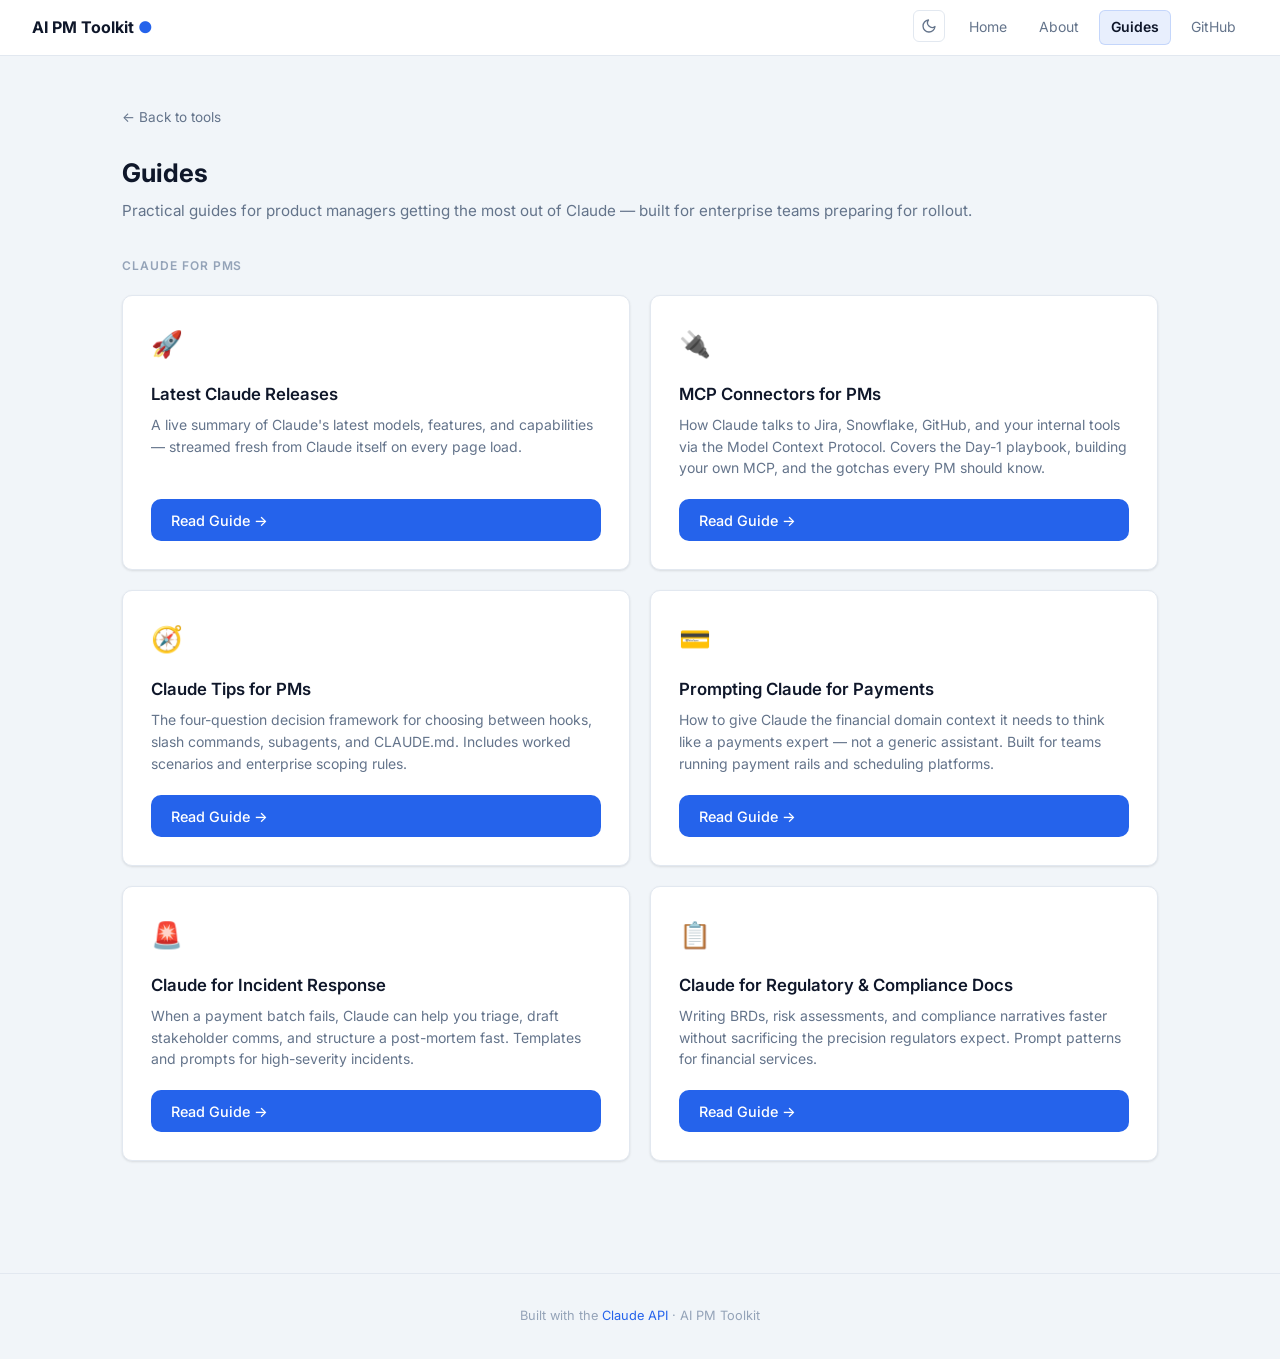
<file: guides.html>
<!DOCTYPE html>
<html lang="en">
<head>
  <meta charset="UTF-8" />
  <meta name="viewport" content="width=device-width, initial-scale=1.0" />
  <script>(function(){try{var t=localStorage.getItem('theme')||(matchMedia('(prefers-color-scheme: dark)').matches?'dark':'light');document.documentElement.setAttribute('data-theme',t)}catch(e){}})();</script>
  <title>Guides · AI PM Toolkit</title>
  <link rel="icon" type="image/svg+xml" href="favicon.svg" />
  <link rel="stylesheet" href="styles/main.css" />
  <link rel="stylesheet" href="styles/components.css" />
  <script src="scripts/button-fx.js" defer></script>
  <style>
    .guides-grid { display: grid; grid-template-columns: repeat(2, 1fr); gap: 1.25rem; margin-top: 1rem; }
    @media (max-width: 700px) { .guides-grid { grid-template-columns: 1fr; } }
    .guide-card { padding: 1.75rem; display: flex; flex-direction: column; }
    .guide-card-icon { font-size: 1.6rem; margin-bottom: 1rem; }
    .guide-card h2 { font-size: 1.05rem; font-weight: 600; margin-bottom: 0.4rem; }
    .guide-card p { font-size: 0.875rem; color: var(--color-text-muted); flex: 1; margin-bottom: 1.25rem; line-height: 1.55; }
    .section-label { font-size: 0.75rem; font-weight: 600; text-transform: uppercase; letter-spacing: 0.08em; color: var(--color-text-light); margin-bottom: 1.25rem; }
  </style>
</head>
<body>
  <nav>
    <div class="nav-brand"><a href="index.html" style="text-decoration:none;color:inherit;">AI PM Toolkit <span style="color:var(--color-accent)">●</span></a></div>
    <div class="nav-links">
      <a href="index.html">Home</a>
      <a href="about.html">About</a>
      <a href="guides.html">Guides</a>
      <a href="https://github.com/matthew6645/ai-pm-toolkit-" target="_blank">GitHub</a>
    </div>
  </nav>

  <main>
    <a href="index.html" class="back-link">← Back to tools</a>
    <div class="tool-header">
      <h1>Guides</h1>
      <p>Practical guides for product managers getting the most out of Claude — built for enterprise teams preparing for rollout.</p>
    </div>

    <p class="section-label">Claude for PMs</p>
    <div class="guides-grid">
      <div class="card guide-card">
        <div class="guide-card-icon">🚀</div>
        <h2>Latest Claude Releases</h2>
        <p>A live summary of Claude's latest models, features, and capabilities — streamed fresh from Claude itself on every page load.</p>
        <a href="guide-releases.html" class="btn btn-primary">Read Guide →</a>
      </div>
      <div class="card guide-card">
        <div class="guide-card-icon">🔌</div>
        <h2>MCP Connectors for PMs</h2>
        <p>How Claude talks to Jira, Snowflake, GitHub, and your internal tools via the Model Context Protocol. Covers the Day-1 playbook, building your own MCP, and the gotchas every PM should know.</p>
        <a href="guide-mcp-connectors.html" class="btn btn-primary">Read Guide →</a>
      </div>
      <div class="card guide-card">
        <div class="guide-card-icon">🧭</div>
        <h2>Claude Tips for PMs</h2>
        <p>The four-question decision framework for choosing between hooks, slash commands, subagents, and CLAUDE.md. Includes worked scenarios and enterprise scoping rules.</p>
        <a href="guide-claude-tips.html" class="btn btn-primary">Read Guide →</a>
      </div>
      <div class="card guide-card">
        <div class="guide-card-icon">💳</div>
        <h2>Prompting Claude for Payments</h2>
        <p>How to give Claude the financial domain context it needs to think like a payments expert — not a generic assistant. Built for teams running payment rails and scheduling platforms.</p>
        <a href="guide-payments-prompting.html" class="btn btn-primary">Read Guide →</a>
      </div>
      <div class="card guide-card">
        <div class="guide-card-icon">🚨</div>
        <h2>Claude for Incident Response</h2>
        <p>When a payment batch fails, Claude can help you triage, draft stakeholder comms, and structure a post-mortem fast. Templates and prompts for high-severity incidents.</p>
        <a href="guide-incident-response.html" class="btn btn-primary">Read Guide →</a>
      </div>
      <div class="card guide-card">
        <div class="guide-card-icon">📋</div>
        <h2>Claude for Regulatory &amp; Compliance Docs</h2>
        <p>Writing BRDs, risk assessments, and compliance narratives faster without sacrificing the precision regulators expect. Prompt patterns for financial services.</p>
        <a href="guide-compliance-docs.html" class="btn btn-primary">Read Guide →</a>
      </div>
    </div>
  </main>

  <footer>Built with the <a href="https://anthropic.com" style="color:var(--color-accent)">Claude API</a> · AI PM Toolkit</footer>
</body>
</html>
</file>
<file: styles/main.css>
@import url('https://fonts.googleapis.com/css2?family=Inter:wght@400;500;600;700&display=swap');

:root {
  --color-bg: #f1f5f9;
  --color-surface: #ffffff;
  --color-border: #e2e8f0;
  --color-accent: #2563eb;
  --color-accent-hover: #1d4ed8;
  --color-text: #0f172a;
  --color-text-muted: #64748b;
  --color-text-light: #94a3b8;
  --radius: 10px;
  --shadow: 0 1px 3px rgba(0,0,0,0.07), 0 1px 2px rgba(0,0,0,0.04);
  --shadow-md: 0 4px 12px rgba(0,0,0,0.07), 0 2px 4px rgba(0,0,0,0.04);
  color-scheme: light;
}

[data-theme="dark"] {
  --color-bg: #0a0a0b;
  --color-surface: #15161a;
  --color-border: #2a2b30;
  --color-accent: #60a5fa;
  --color-accent-hover: #93c5fd;
  --color-text: #ededee;
  --color-text-muted: #9da0a8;
  --color-text-light: #6b6e76;
  --shadow: 0 1px 3px rgba(0,0,0,0.5), 0 1px 2px rgba(0,0,0,0.4);
  --shadow-md: 0 4px 14px rgba(0,0,0,0.6), 0 2px 4px rgba(0,0,0,0.4);
  color-scheme: dark;
}

/* Cross-document view transitions (modern browsers; gracefully ignored elsewhere) */
@view-transition { navigation: auto; }
::view-transition-old(root) { animation: 220ms cubic-bezier(0.4, 0, 0.2, 1) both vt-fade-out; }
::view-transition-new(root) { animation: 240ms cubic-bezier(0.4, 0, 0.2, 1) both vt-fade-in; }
@keyframes vt-fade-out { to { opacity: 0; } }
@keyframes vt-fade-in { from { opacity: 0; } }

*, *::before, *::after { box-sizing: border-box; margin: 0; padding: 0; }

body {
  font-family: 'Inter', -apple-system, sans-serif;
  background: var(--color-bg);
  color: var(--color-text);
  line-height: 1.6;
  min-height: 100vh;
}

a { color: inherit; text-decoration: none; }

nav {
  background: var(--color-surface);
  border-bottom: 1px solid var(--color-border);
  padding: 0 2rem;
  height: 56px;
  display: flex;
  align-items: center;
  justify-content: space-between;
  position: sticky;
  top: 0;
  z-index: 10;
}

.nav-brand {
  font-weight: 700;
  font-size: 1rem;
  display: flex;
  align-items: center;
  gap: 0.5rem;
}

.nav-brand span { color: var(--color-accent); }

.nav-links {
  display: flex;
  gap: 0.5rem;
  font-size: 0.875rem;
  color: var(--color-text-muted);
}

.nav-links a {
  padding: 0.4rem 0.75rem;
  border-radius: 6px;
  transition: background 0.15s ease, color 0.15s ease;
}

.nav-links a:hover { color: var(--color-text); background: rgba(37, 99, 235, 0.06); }

.nav-links a.active {
  color: var(--color-text);
  background: rgba(37, 99, 235, 0.1);
  font-weight: 600;
  box-shadow: inset 0 0 0 1px rgba(37, 99, 235, 0.18);
}

[data-theme="dark"] .nav-links a:hover { background: rgba(96, 165, 250, 0.1); }
[data-theme="dark"] .nav-links a.active {
  background: rgba(96, 165, 250, 0.16);
  box-shadow: inset 0 0 0 1px rgba(96, 165, 250, 0.32);
}

.theme-toggle {
  display: inline-flex;
  align-items: center;
  justify-content: center;
  width: 32px;
  height: 32px;
  padding: 0;
  margin-right: 0.25rem;
  background: transparent;
  color: var(--color-text-muted);
  border: 1px solid var(--color-border);
  border-radius: 6px;
  cursor: pointer;
  transition: background 0.15s ease, color 0.15s ease, border-color 0.15s ease;
  font-family: inherit;
}
.theme-toggle:hover { color: var(--color-text); border-color: var(--color-text-muted); }
.theme-toggle svg { display: block; }

.kbd-hint {
  font-size: 0.72rem;
  color: var(--color-text-light);
  letter-spacing: 0.02em;
  user-select: none;
}
.kbd-hint kbd {
  font-family: ui-monospace, SFMono-Regular, Menlo, monospace;
  font-size: 0.7rem;
  padding: 1px 5px;
  background: var(--color-surface);
  border: 1px solid var(--color-border);
  border-radius: 4px;
  color: var(--color-text-muted);
}

.last-updated {
  display: inline;
  margin-left: 0.4rem;
  color: var(--color-text-light);
}

/* ── Command palette (⌘K) ──────────────────────────────── */
.cmdk-backdrop {
  position: fixed;
  inset: 0;
  background: rgba(8, 10, 18, 0.55);
  backdrop-filter: blur(6px);
  -webkit-backdrop-filter: blur(6px);
  display: none;
  align-items: flex-start;
  justify-content: center;
  padding-top: 14vh;
  padding-left: 1rem;
  padding-right: 1rem;
  z-index: 100;
  opacity: 0;
  transition: opacity 150ms ease;
}
.cmdk-backdrop.open { display: flex; opacity: 1; }
.cmdk-panel {
  width: min(560px, 100%);
  max-height: 60vh;
  background: var(--color-surface);
  border: 1px solid var(--color-border);
  border-radius: 12px;
  box-shadow: 0 24px 60px rgba(0, 0, 0, 0.3), 0 4px 12px rgba(0, 0, 0, 0.15);
  display: flex;
  flex-direction: column;
  overflow: hidden;
  transform: translateY(-8px) scale(0.98);
  transition: transform 200ms cubic-bezier(0.34, 1.56, 0.64, 1);
}
.cmdk-backdrop.open .cmdk-panel { transform: translateY(0) scale(1); }
.cmdk-input {
  width: 100%;
  padding: 1rem 1.25rem;
  border: none;
  background: transparent;
  font-size: 1rem;
  font-family: inherit;
  color: var(--color-text);
  border-bottom: 1px solid var(--color-border);
  outline: none;
}
.cmdk-input::placeholder { color: var(--color-text-light); }
.cmdk-results { flex: 1; overflow-y: auto; padding: 0.4rem 0; }
.cmdk-section {
  font-size: 0.7rem;
  font-weight: 600;
  text-transform: uppercase;
  letter-spacing: 0.06em;
  color: var(--color-text-light);
  padding: 0.5rem 1.25rem 0.35rem;
}
.cmdk-item {
  display: flex;
  align-items: center;
  gap: 0.75rem;
  padding: 0.55rem 1.25rem;
  cursor: pointer;
  font-size: 0.92rem;
  color: var(--color-text);
}
.cmdk-item.selected { background: rgba(37, 99, 235, 0.1); }
[data-theme="dark"] .cmdk-item.selected { background: rgba(96, 165, 250, 0.16); }
.cmdk-icon { font-size: 1.05rem; flex-shrink: 0; width: 1.4rem; text-align: center; }
.cmdk-name { flex: 1; }
.cmdk-empty { padding: 1.5rem; text-align: center; color: var(--color-text-muted); font-size: 0.9rem; }
.cmdk-footer {
  display: flex;
  gap: 1.25rem;
  padding: 0.55rem 1.25rem;
  border-top: 1px solid var(--color-border);
  font-size: 0.72rem;
  color: var(--color-text-light);
  flex-wrap: wrap;
}
.cmdk-footer kbd, .shortcut-row kbd {
  font-family: ui-monospace, SFMono-Regular, Menlo, monospace;
  font-size: 0.7rem;
  padding: 1px 5px;
  background: var(--color-bg);
  border: 1px solid var(--color-border);
  border-radius: 4px;
  color: var(--color-text-muted);
  margin-right: 0.15rem;
}

/* ── Keyboard shortcuts overlay (?) ────────────────────── */
.shortcuts-backdrop {
  position: fixed;
  inset: 0;
  background: rgba(8, 10, 18, 0.55);
  backdrop-filter: blur(6px);
  -webkit-backdrop-filter: blur(6px);
  display: none;
  align-items: center;
  justify-content: center;
  padding: 1rem;
  z-index: 100;
  opacity: 0;
  transition: opacity 150ms ease;
}
.shortcuts-backdrop.open { display: flex; opacity: 1; }
.shortcuts-panel {
  background: var(--color-surface);
  border: 1px solid var(--color-border);
  border-radius: 12px;
  box-shadow: 0 24px 60px rgba(0, 0, 0, 0.3), 0 4px 12px rgba(0, 0, 0, 0.15);
  padding: 1.5rem 1.75rem;
  width: min(440px, 100%);
  transform: scale(0.96);
  transition: transform 200ms cubic-bezier(0.34, 1.56, 0.64, 1);
}
.shortcuts-backdrop.open .shortcuts-panel { transform: scale(1); }
.shortcuts-panel h3 { font-size: 1rem; font-weight: 700; margin-bottom: 0.25rem; color: var(--color-text); }
.shortcuts-panel .shortcuts-sub { font-size: 0.8rem; color: var(--color-text-muted); margin-bottom: 1rem; }
.shortcut-row {
  display: flex;
  justify-content: space-between;
  align-items: center;
  font-size: 0.875rem;
  color: var(--color-text);
  padding: 0.55rem 0;
  border-bottom: 1px solid var(--color-border);
}
.shortcut-row:last-child { border-bottom: none; }
.shortcut-row .keys { display: inline-flex; align-items: center; gap: 0.15rem; }
.shortcut-row kbd { margin-right: 0; }

/* ── "Claude is thinking…" indicator ──────────────────── */
.thinking-indicator {
  display: flex;
  align-items: center;
  gap: 0.6rem;
  padding: 1.5rem;
  color: var(--color-text-muted);
  font-size: 0.95rem;
}
.thinking-dots { display: inline-flex; gap: 4px; align-items: center; }
.thinking-dots span {
  width: 6px;
  height: 6px;
  border-radius: 50%;
  background: var(--color-accent);
  animation: thinking-bounce 1.4s infinite ease-in-out;
}
.thinking-dots span:nth-child(2) { animation-delay: 0.18s; }
.thinking-dots span:nth-child(3) { animation-delay: 0.36s; }
@keyframes thinking-bounce {
  0%, 80%, 100% { transform: scale(0.55); opacity: 0.45; }
  40% { transform: scale(1); opacity: 1; }
}
.thinking-word {
  display: inline-block;
  min-width: 5.5rem;
  transition: opacity 180ms ease;
}

/* ── Empty-state example preview ──────────────────────── */
.example-preview {
  position: relative;
  padding: 1.5rem;
}
.example-preview .example-label {
  display: block;
  text-align: center;
  font-size: 0.7rem;
  font-weight: 600;
  text-transform: uppercase;
  letter-spacing: 0.07em;
  color: var(--color-text-light);
  padding-bottom: 0.75rem;
  margin-bottom: 1rem;
  border-bottom: 1px dashed var(--color-border);
}
.example-preview .example-body {
  opacity: 0.5;
  font-size: 0.9rem;
  line-height: 1.6;
  color: var(--color-text);
  max-height: 380px;
  overflow: hidden;
  position: relative;
  user-select: none;
}
.example-preview .example-body::after {
  content: "";
  position: absolute;
  inset: 70% 0 0 0;
  background: linear-gradient(180deg, transparent, var(--color-surface));
  pointer-events: none;
}
.example-preview .example-body h2 { font-size: 0.95rem; font-weight: 700; margin: 0.75rem 0 0.4rem; }
.example-preview .example-body h3 { font-size: 0.875rem; font-weight: 600; margin: 0.6rem 0 0.3rem; }
.example-preview .example-body ul { padding-left: 1.25rem; margin: 0.4rem 0 0.6rem; }
.example-preview .example-body p { margin-bottom: 0.6rem; }

main { max-width: 1100px; margin: 0 auto; padding: 3rem 2rem; }

footer {
  text-align: center;
  padding: 2rem;
  font-size: 0.8rem;
  color: var(--color-text-light);
  border-top: 1px solid var(--color-border);
  margin-top: 4rem;
}

@media (max-width: 600px) {
  nav {
    padding: 0.6rem 1rem;
    height: auto;
    min-height: 56px;
    flex-wrap: wrap;
    gap: 0.4rem 0;
  }
  .nav-links { gap: 0.9rem; font-size: 0.825rem; }
  main { padding: 2rem 1.25rem; }
  footer { padding: 1.5rem 1rem; line-height: 1.7; }
}
</file>
<file: styles/components.css>
.btn {
  --btn-x: 50%;
  --btn-y: 50%;
  --btn-ripple-color: rgba(255, 255, 255, 0.6);
  position: relative;
  isolation: isolate;
  overflow: hidden;
  display: inline-flex;
  align-items: center;
  gap: 0.4rem;
  padding: 0.6rem 1.25rem;
  border-radius: var(--radius);
  font-size: 0.9rem;
  font-weight: 500;
  cursor: pointer;
  border: none;
  font-family: inherit;
  will-change: transform;
  transition:
    background-color 180ms ease,
    color 180ms ease,
    box-shadow 260ms cubic-bezier(0.34, 1.56, 0.64, 1),
    transform 260ms cubic-bezier(0.34, 1.56, 0.64, 1);
}

.btn:hover:not(:disabled) {
  transform: translateY(-3px);
  box-shadow: 0 8px 20px rgba(0, 0, 0, 0.12), 0 2px 6px rgba(0, 0, 0, 0.06);
}

.btn:active:not(:disabled) {
  transform: translateY(1px) scale(0.92);
  box-shadow: 0 1px 2px rgba(0, 0, 0, 0.12);
  transition:
    background-color 70ms ease,
    transform 70ms ease,
    box-shadow 70ms ease;
}

.btn:focus-visible {
  outline: 2px solid var(--color-accent);
  outline-offset: 2px;
}

.btn::after {
  content: "";
  position: absolute;
  left: var(--btn-x);
  top: var(--btn-y);
  width: 0;
  height: 0;
  border-radius: 50%;
  background: var(--btn-ripple-color);
  transform: translate(-50%, -50%);
  pointer-events: none;
  opacity: 0;
  z-index: -1;
}

.btn.is-rippling::after {
  animation: btn-ripple 620ms cubic-bezier(0.22, 1, 0.36, 1) forwards;
}

@keyframes btn-ripple {
  0%   { width: 0; height: 0; opacity: 0.75; }
  50%  { opacity: 0.55; }
  100% { width: 520%; height: 520%; opacity: 0; }
}

.btn-primary {
  background: var(--color-accent);
  color: white;
}

.btn-primary:hover:not(:disabled) {
  background: var(--color-accent-hover);
  box-shadow: 0 10px 24px rgba(37, 99, 235, 0.4), 0 3px 8px rgba(37, 99, 235, 0.22);
}

.btn-primary:disabled {
  opacity: 0.6;
  cursor: not-allowed;
}

.btn-secondary {
  --btn-ripple-color: rgba(37, 99, 235, 0.32);
  background: var(--color-surface);
  color: var(--color-text);
  border: 1px solid var(--color-border);
}

.btn-secondary:hover {
  background: var(--color-bg);
  border-color: var(--color-accent);
}

.btn.copied {
  background: rgba(34, 197, 94, 0.12);
  color: #15803d;
  border-color: rgba(34, 197, 94, 0.4);
  animation: btn-copied-pop 200ms cubic-bezier(0.34, 1.56, 0.64, 1);
}
[data-theme="dark"] .btn.copied {
  background: rgba(34, 197, 94, 0.16);
  color: #4ade80;
  border-color: rgba(34, 197, 94, 0.45);
}
@keyframes btn-copied-pop {
  0%   { transform: scale(0.96); }
  100% { transform: scale(1); }
}

@media (prefers-reduced-motion: reduce) {
  .btn,
  .btn:hover:not(:disabled),
  .btn:active:not(:disabled) {
    transform: none;
    transition: background-color 150ms ease, color 150ms ease;
  }
  .btn.is-rippling::after { animation: none; }
}

.card {
  background: var(--color-surface);
  border: 1px solid var(--color-border);
  border-radius: var(--radius);
  box-shadow: var(--shadow);
}

label {
  display: block;
  font-size: 0.875rem;
  font-weight: 500;
  margin-bottom: 0.35rem;
  color: var(--color-text);
}

.label-hint {
  font-weight: 400;
  color: var(--color-text-muted);
  font-size: 0.8rem;
}

input[type="text"], textarea, select {
  width: 100%;
  padding: 0.6rem 0.85rem;
  border: 1px solid var(--color-border);
  border-radius: 8px;
  font-size: 0.9rem;
  font-family: inherit;
  background: var(--color-surface);
  color: var(--color-text);
  transition: border-color 0.15s;
  resize: vertical;
}

input[type="text"]:focus, textarea:focus, select:focus {
  outline: none;
  border-color: var(--color-accent);
}

.form-group { margin-bottom: 1.25rem; }

.output-panel {
  background: var(--color-bg);
  border: 1px solid var(--color-border);
  border-radius: var(--radius);
  padding: 1.5rem;
  min-height: 200px;
}

.output-panel.loading {
  display: flex;
  align-items: center;
  justify-content: center;
  color: var(--color-text-muted);
  font-size: 0.9rem;
  gap: 0.5rem;
}

.output-empty {
  color: var(--color-text-light);
  font-size: 0.875rem;
  text-align: center;
  padding: 2rem 0;
}

.output-panel h1 { font-size: 1.3rem; margin-bottom: 0.75rem; margin-top: 1.25rem; }
.output-panel h2 { font-size: 1.1rem; margin-bottom: 0.5rem; margin-top: 1rem; }
.output-panel h3 { font-size: 1rem; margin-bottom: 0.4rem; margin-top: 0.75rem; }
.output-panel p { margin-bottom: 0.75rem; font-size: 0.9rem; }
.output-panel ul, .output-panel ol { padding-left: 1.5rem; margin-bottom: 0.75rem; }
.output-panel li { font-size: 0.9rem; margin-bottom: 0.25rem; }
.output-panel strong { font-weight: 600; }
.output-panel hr { border: none; border-top: 1px solid var(--color-border); margin: 1rem 0; }

.spinner {
  width: 16px; height: 16px;
  border: 2px solid var(--color-border);
  border-top-color: var(--color-accent);
  border-radius: 50%;
  animation: spin 0.7s linear infinite;
}
@keyframes spin { to { transform: rotate(360deg); } }

.error-msg {
  background: #fff2f0;
  border: 1px solid #fca5a5;
  color: #b91c1c;
  border-radius: 8px;
  padding: 0.75rem 1rem;
  font-size: 0.875rem;
  margin-top: 1rem;
}

details summary {
  cursor: pointer;
  font-size: 0.8rem;
  color: var(--color-text-muted);
  font-weight: 500;
  user-select: none;
  padding: 0.5rem 0;
}
details summary:hover { color: var(--color-text); }
details .details-body {
  font-size: 0.825rem;
  color: var(--color-text-muted);
  line-height: 1.65;
  padding: 0.5rem 0 0.25rem;
}

.tool-layout {
  display: grid;
  grid-template-columns: 1fr 1fr;
  gap: 1.5rem;
  align-items: start;
}

@media (max-width: 760px) {
  .tool-layout { grid-template-columns: 1fr; }
  main { padding: 2rem 1rem; }
  nav { padding: 0 1rem; }
}

.tool-header { margin-bottom: 2rem; }
.tool-header h1 { font-size: 1.6rem; font-weight: 700; margin-bottom: 0.35rem; }
.tool-header p { color: var(--color-text-muted); font-size: 0.95rem; }

.back-link {
  display: inline-flex;
  align-items: center;
  gap: 0.3rem;
  font-size: 0.85rem;
  color: var(--color-text-muted);
  margin-bottom: 1.5rem;
  transition: color 0.15s;
}
.back-link:hover { color: var(--color-text); }

.copy-btn {
  font-size: 0.8rem;
  padding: 0.3rem 0.7rem;
  float: right;
  margin-top: -0.25rem;
}

/* Extended Thinking toggle */
.thinking-toggle {
  display: flex;
  align-items: center;
  gap: 0.6rem;
  padding: 0.65rem 0.85rem;
  background: var(--color-bg);
  border: 1px solid var(--color-border);
  border-radius: 8px;
  cursor: pointer;
  user-select: none;
  transition: border-color 0.15s;
}
.thinking-toggle:hover { border-color: var(--color-accent); }
.thinking-toggle.active {
  background: #eff6ff;
  border-color: var(--color-accent);
}
.thinking-toggle input { display: none; }
.toggle-track {
  width: 32px; height: 18px;
  background: var(--color-border);
  border-radius: 999px;
  position: relative;
  flex-shrink: 0;
  transition: background 0.2s;
}
.thinking-toggle.active .toggle-track { background: var(--color-accent); }
.toggle-thumb {
  position: absolute;
  top: 2px; left: 2px;
  width: 14px; height: 14px;
  background: white;
  border-radius: 50%;
  transition: transform 0.2s;
  box-shadow: 0 1px 3px rgba(0,0,0,0.2);
}
.thinking-toggle.active .toggle-thumb { transform: translateX(14px); }
.toggle-label { font-size: 0.8rem; font-weight: 500; color: var(--color-text); }
.toggle-sub { font-size: 0.72rem; color: var(--color-text-muted); }

/* Thinking panel */
.thinking-panel {
  background: #f8faff;
  border: 1px solid #c7d7f5;
  border-radius: var(--radius);
  margin-bottom: 0.75rem;
  overflow: hidden;
}
.thinking-panel-header {
  display: flex;
  align-items: center;
  gap: 0.4rem;
  padding: 0.6rem 1rem;
  font-size: 0.78rem;
  font-weight: 600;
  color: #3b5fc0;
  cursor: pointer;
  background: #eef3ff;
  border-bottom: 1px solid #c7d7f5;
  user-select: none;
}
.thinking-panel-header .chevron {
  margin-left: auto;
  transition: transform 0.2s;
  font-style: normal;
}
.thinking-panel.collapsed .thinking-panel-header .chevron { transform: rotate(-90deg); }
.thinking-panel-body {
  padding: 1rem;
  font-size: 0.8rem;
  line-height: 1.7;
  color: #3d4f7c;
  white-space: pre-wrap;
  max-height: 320px;
  overflow-y: auto;
}
.thinking-panel.collapsed .thinking-panel-body { display: none; }
</file>
